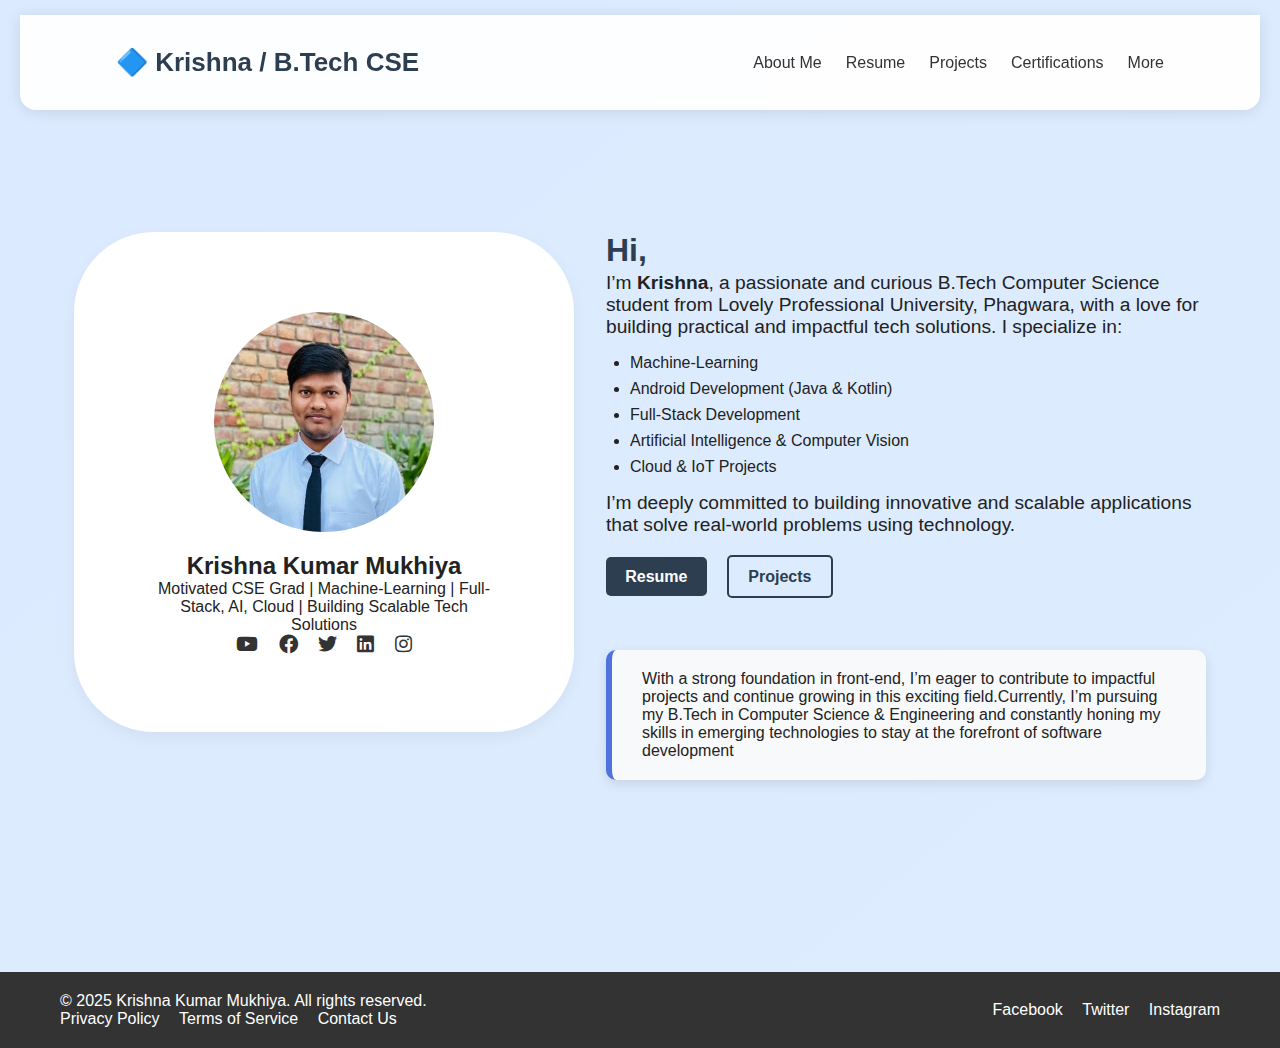
<file: index.html>
<!DOCTYPE html>
<html lang="en">
  <head>
    <meta charset="UTF-8" />
    <meta name="viewport" content="width=device-width, initial-scale=1.0" />
    <title>Krishna Kumar Mukhiya | Portfolio</title>

    <!--   ****************      Styles ************************-->
    <style>
      * {
        margin: 0;
        padding: 0;
        box-sizing: border-box;
        font-family: "Segoe UI", sans-serif;
      }
      header {
        position: fixed;
        top: 0;
        left: 0;
        width: 100%;
        color: white;
        padding: 15px 20px;
        text-align: center;
        z-index: 1000;
      }
      body {
        background: linear-gradient(to bottom right, #dbeafe, #f0f9ff);
        background-size: 800% 800%;
        animation: bgAnimation 20s ease infinite;
        color: #222;
        margin-top: 200px;
      }

      @keyframes bgAnimation {
        0% {
          background-position: 0% 50%;
        }
        50% {
          background-position: 100% 50%;
        }
        100% {
          background-position: 0% 50%;
        }
      }

      /* body {
      margin: 0;
      height: 100vh;
      position: relative;
      background-image: url('/HTML/image.png');
      background-size: cover;
      background-repeat: no-repeat;
      background-position: center;  
    }
    body::before {
      content: "";
      position: absolute;
      top: 0;
      left: 0;
      width: 100%;
      height: 100%;
      box-shadow: inset 0 0 200px rgba(0, 0, 0, 0.5); 
      z-index: 1;
      pointer-events: none;
    }

    .content {
      position: relative;
      z-index: 2; 
      color: white;
      padding: 40px;
      font-size: 2rem;
    } */

      .navbar {
        background: rgba(255, 255, 255, 0.95);
        padding: 2rem 6rem;
        display: flex;
        justify-content: space-between;
        align-items: center;
        box-shadow: 0 2px 15px rgba(0, 0, 0, 0.1);
        border-radius: 0 0 1rem 1rem;
      }

      .navbar .logo {
        font-weight: bold;
        font-size: 26px;
        color: #2c3e50;
        animation: glow 2s infinite alternate;
      }

      @keyframes glow {
        from {
          text-shadow: 0 0 5px #fff;
        }
        to {
          text-shadow: 0 0 20px #4e73df, 0 0 30px #4e73df;
        }
      }

      .nav-links {
        list-style: none;
        display: flex;
        gap: 1.5rem;
      }

      .nav-links a {
        text-decoration: none;
        color: #333;
        font-weight: 500;
      }

      .container {
        display: flex;
        flex-wrap: wrap;
        justify-content: center;
        padding: 2rem;
        gap: 2rem;
      }

      .profile-card {
        background: #fff;
        padding: 5rem;
        border-radius: 5rem;
        text-align: center;
        box-shadow: 0 5px 15px rgba(0, 0, 0, 0.05);
        max-width: 500px;
        max-height: 500px;
      }

      .profile-img {
        width: 220px;
        height: 220px;
        border-radius: 50%;
        margin-bottom: 1rem;
        object-fit: cover;
      }

      .socials a {
        color: #333;
        margin: 0 0.5rem;
        font-size: 1.2rem;
      }

      .about-section {
        max-width: 600px;
      }

      .about-section h1 {
        font-size: 2rem;
        margin-bottom: 0.2rem;
        color: #2c3e50;
      }
      .about-section p {
        font-size: 1.2rem;
      }

      .about-section ul {
        margin: 1rem 0;
        padding-left: 1.5rem;
      }

      .about-section ul li {
        margin: 0.5rem 0;
        list-style-type: disc;
      }

      .buttons {
        margin-top: 2rem;
      }

      .btn {
        text-decoration: none;
        padding: 0.7rem 1.2rem;
        border-radius: 5px;
        font-weight: bold;
        margin-right: 1rem;
        transition: 0.3s ease;
      }

      .btn.primary {
        background-color: #2c3e50;
        color: white;
      }

      .btn.secondary {
        border: 2px solid #2c3e50;
        color: #2c3e50;
      }

      .btn:hover {
        opacity: 0.9;
      }
      .spire {
        max-width: 800px;
        margin: 40px auto;
        padding: 20px 30px;
        background-color: #f8f9fa;
        border-left: 6px solid #4e73df;
        border-radius: 10px;
        font-family: "Segoe UI", Tahoma, Geneva, Verdana, sans-serif;
        box-shadow: 0 4px 12px rgba(0, 0, 0, 0.1);
        margin-top: 4rem;
        margin-bottom: 10rem;
      }
      .spire p {
        font-size: 18px;
        line-height: 1.8;
        color: #333;
        margin: 0;
      }

      .dropdown {
        position: relative;
        display: inline-block;
      }

      .dropdown-content {
        display: none;
        position: absolute;
        background-color: white;
        min-width: 160px;
        box-shadow: 0px 8px 16px rgba(0, 0, 0, 0.2);
        z-index: 1;
        left: -60px;
      }

      .dropdown-content a {
        color: black;
        padding: 12px 16px;
        text-decoration: none;
        display: block;
      }

      .dropdown-content a:hover {
        background-color: #f1f1f1;
      }

      .dropdown:hover .dropdown-content {
        display: block;
      }
    </style>

    <!-- Font Awesome CDN for social icons -->
    <link
      rel="stylesheet"
      href="https://cdnjs.cloudflare.com/ajax/libs/font-awesome/5.15.4/css/all.min.css"
    />
  </head>
  <body>
    <header>
      <nav class="navbar">
        <div class="logo">🔷 Krishna / B.Tech CSE</div>
        <ul class="nav-links">
          <li><a href="index.html">About Me</a></li>
          <li><a href="resume.html">Resume</a></li>
          <li><a href="projects.html">Projects</a></li>
          <li><a href="Certification.html">Certifications</a></li>
          <li class="dropdown">
            <a href="#">More</a>
            <div class="dropdown-content">
              <a href="skills.html">SKILLS | TECHNOLOGY</a>
              <a href="experience.html">EXPERIENCE</a>
              <a href="blog.html">BLOG AND YOUTUBE CHANNEL</a>
              <a href="contact.html">CONTACT</a>
            </div>
          </li>
        </ul>
      </nav>
    </header>

    <main class="container">
      <div class="profile-card">
        <!-- Make sure your image is inside an 'images' folder -->
        <img src="myimage.jpg" alt="Krishna Profile" class="profile-img" />
        <h2>Krishna Kumar Mukhiya</h2>
        <p>
          Motivated CSE Grad | Machine-Learning | Full-Stack, AI, Cloud |
          Building Scalable Tech Solutions
        </p>
        <div class="socials">
          <a href="https://www.youtube.com/@tourwithkrishna"
            ><i class="fab fa-youtube"></i
          ></a>
          <a href="facebook.com/krishna.mukhiya.1675?mibextid=ZbWKwL"
            ><i class="fab fa-facebook"></i
          ></a>
          <a href="twitter.com/Krishna27448319?t=OByvX2_eNf99TzY4g_04pQ&s=09"
            ><i class="fab fa-twitter"></i
          ></a>
          <a href="linkedin.com/in/krishnakumarmukhiya"
            ><i class="fab fa-linkedin"></i
          ></a>
          <a href="https://instagram.com/me_ikrishna"
            ><i class="fab fa-instagram"></i
          ></a>
        </div>
      </div>

      <div class="about-section">
        <h1>Hi,</h1>
        <p>
          I’m <strong>Krishna</strong>, a passionate and curious B.Tech Computer
          Science student from Lovely Professional University, Phagwara, with a
          love for building practical and impactful tech solutions. I specialize
          in:
        </p>
        <ul>
          <li>Machine-Learning</li>
          <li>Android Development (Java & Kotlin)</li>
          <li>Full-Stack Development</li>
          <li>Artificial Intelligence & Computer Vision</li>
          <li>Cloud & IoT Projects</li>
        </ul>
        <p>
          I’m deeply committed to building innovative and scalable applications
          that solve real-world problems using technology.
        </p>
        <div class="buttons">
          <a href="/HTML/resume.html" target="_blank" class="btn primary">Resume</a>
          <a href="/HTML/projects.html" target="_blank" class="btn secondary"
            >Projects</a
          >
        </div>
        <div class="spire">
          <p1>
            With a strong foundation in front-end, I’m eager to contribute to
            impactful projects and continue growing in this exciting
            field.Currently, I’m pursuing my B.Tech in Computer Science &
            Engineering and constantly honing my skills in emerging technologies
            to stay at the forefront of software development
          </p1>
        </div>
      </div>
    </main>
  </body>
  <style>
    footer {
      background-color: #333;
      color: #fff;
      padding: 20px 0;
      font-family: Arial, sans-serif;
    }

    .footer-container {
      display: flex;
      justify-content: space-between;
      align-items: center;
      max-width: 1200px;
      margin: 0 auto;
      padding: 0 20px;
    }

    .footer-content p {
      margin: 0;
    }

    .footer-content ul {
      list-style: none;
      padding: 0;
    }

    .footer-content ul li {
      display: inline;
      margin-right: 15px;
    }

    .footer-content ul li a {
      color: #fff;
      text-decoration: none;
    }

    .footer-content ul li a:hover {
      text-decoration: underline;
    }

    .social-media {
      text-align: right;
    }

    .social-icon {
      margin-left: 15px;
      color: #fff;
      text-decoration: none;
    }

    .social-icon:hover {
      text-decoration: underline;
    }
  </style>
  <footer>
    <div class="footer-container">
      <div class="footer-content">
        <p>&copy; 2025 Krishna Kumar Mukhiya. All rights reserved.</p>
        <ul>
          <li><a href="#">Privacy Policy</a></li>
          <li><a href="#">Terms of Service</a></li>
          <li><a href="contact.html">Contact Us</a></li>
        </ul>
      </div>
      <div class="social-media">
        <a
          href="facebook.com/krishna.mukhiya.1675?mibextid=ZbWKwL"
          class="social-icon"
          >Facebook</a
        >
        <a
          href="twitter.com/Krishna27448319?t=OByvX2_eNf99TzY4g_04pQ&s=09"
          class="social-icon"
          >Twitter</a
        >
        <a href="https://instagram.com/me_ikrishna" class="social-icon"
          >Instagram</a
        >
      </div>
    </div>
  </footer>
</html>
</file>
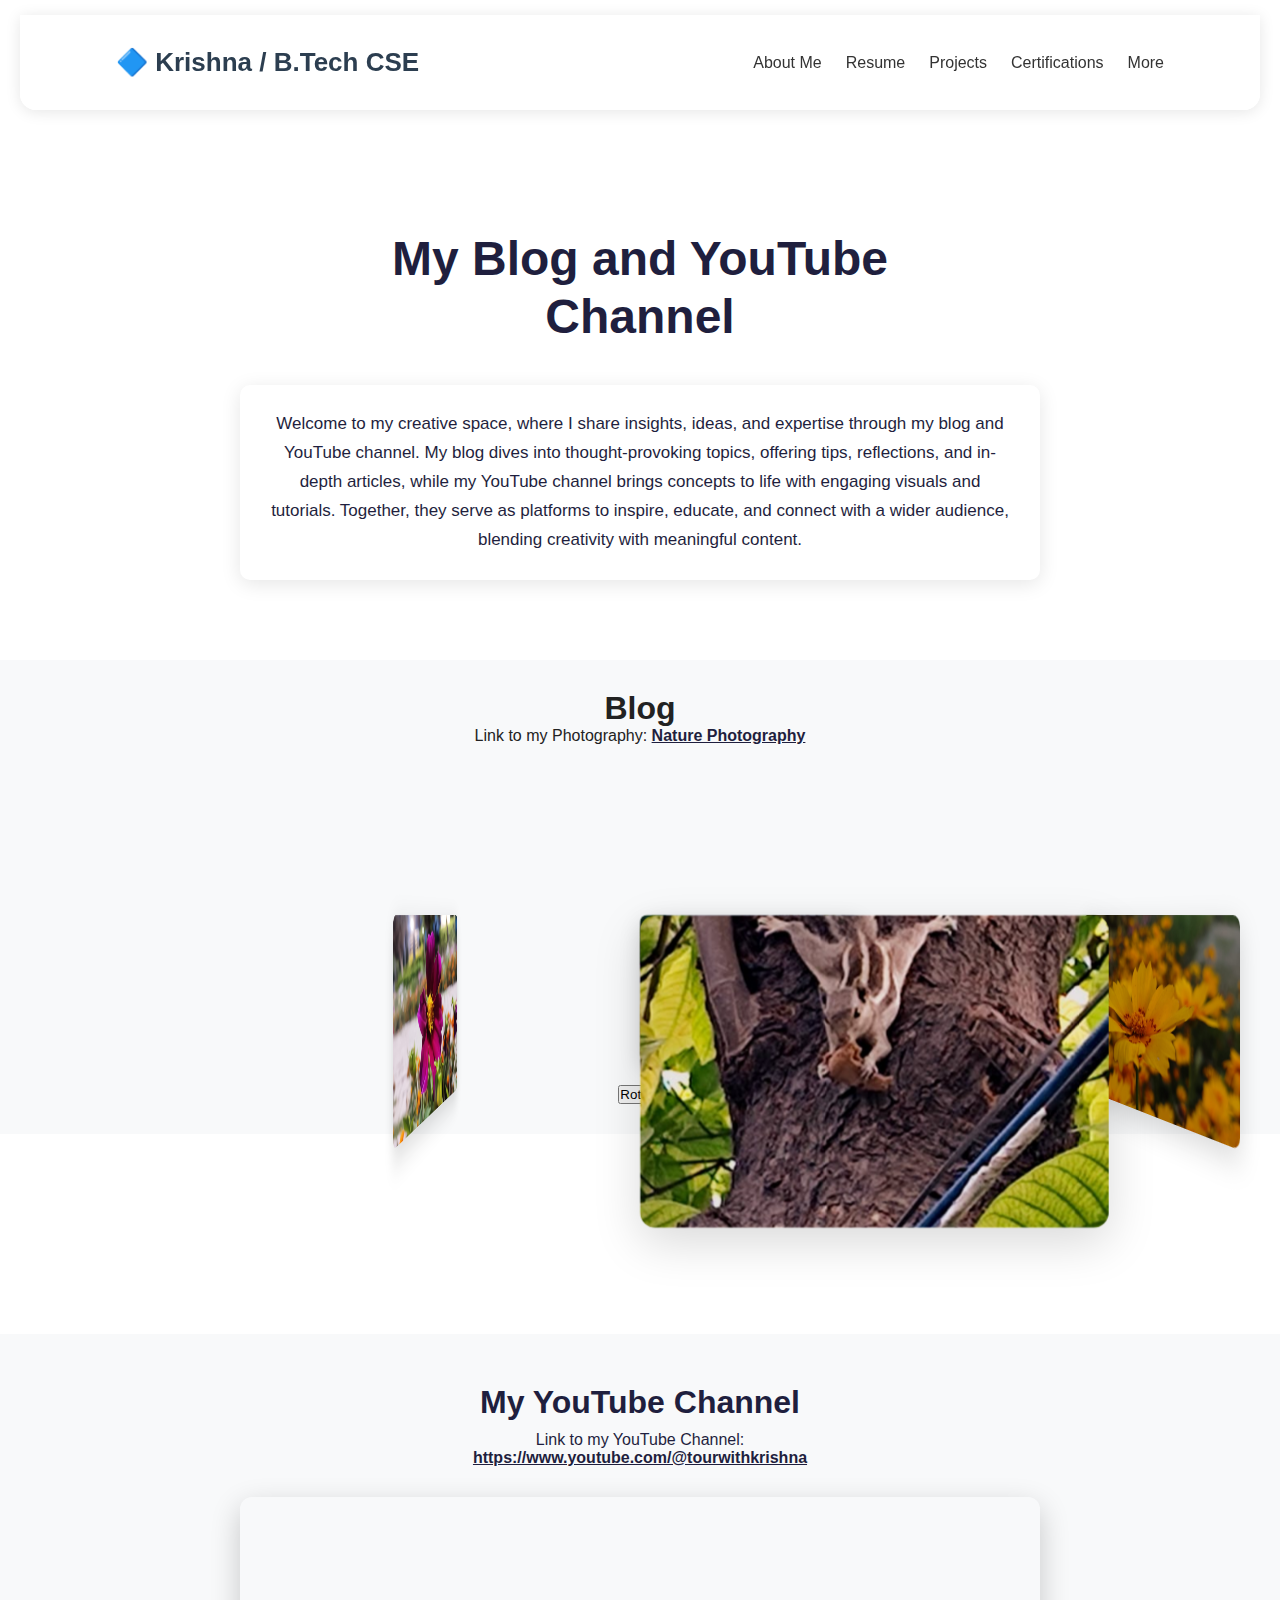
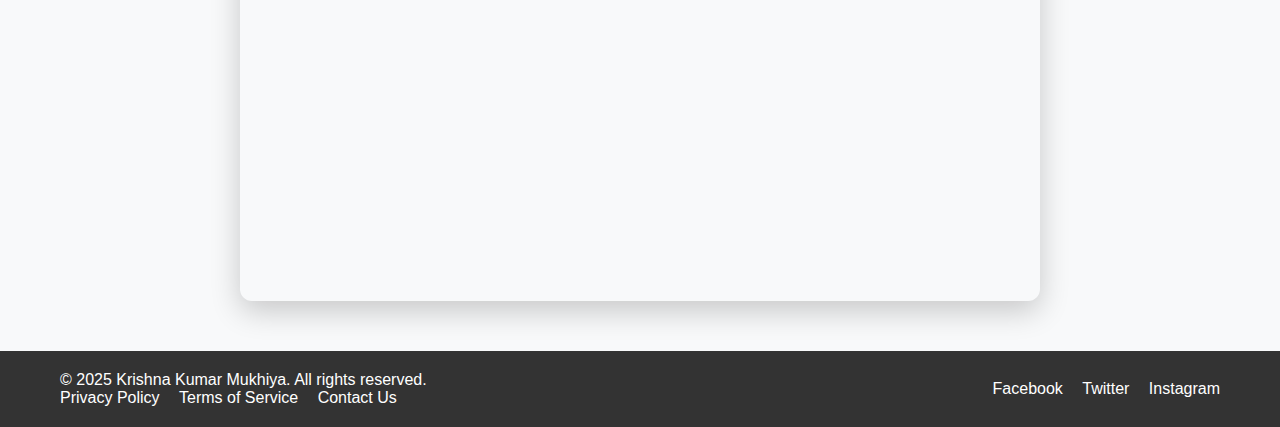
<file: blog.html>
<!DOCTYPE html>
<html lang="en">
  <head>
    <meta charset="UTF-8" />
    <meta name="viewport" content="width=device-width, initial-scale=1.0" />
    <title>Document</title>
    <style>
      * {
        margin: 0;
        padding: 0;
        box-sizing: border-box;
        font-family: "Segoe UI", sans-serif;
      }
      header {
        position: fixed;
        top: 0;
        left: 0;
        width: 100%;
        color: white;
        padding: 15px 20px;
        text-align: center;
        z-index: 1000;
      }
      body {
        background-color: #ffffff;
        background-size: 800% 800%;
        animation: bgAnimation 20s ease infinite;
        color: #222;
        margin-top: 150px;
      }

      @keyframes bgAnimation {
        0% {
          background-position: 0% 50%;
        }
        50% {
          background-position: 100% 50%;
        }
        100% {
          background-position: 0% 50%;
        }
      }
      .navbar {
        background: rgba(255, 255, 255, 0.95);
        padding: 2rem 6rem;
        display: flex;
        justify-content: space-between;
        align-items: center;
        box-shadow: 0 2px 15px rgba(0, 0, 0, 0.1);
        border-radius: 0 0 1rem 1rem;
      }

      .navbar .logo {
        font-weight: bold;
        font-size: 26px;
        color: #2c3e50;
        animation: glow 2s infinite alternate;
      }

      @keyframes glow {
        from {
          text-shadow: 0 0 5px #fff;
        }
        to {
          text-shadow: 0 0 20px #4e73df, 0 0 30px #4e73df;
        }
      }

      .nav-links {
        list-style: none;
        display: flex;
        gap: 1.5rem;
      }

      .nav-links a {
        text-decoration: none;
        color: #333;
        font-weight: 500;
      }
      .dropdown {
        position: relative;
        display: inline-block;
      }

      .dropdown-content {
        display: none;
        position: absolute;
        background-color: white;
        min-width: 160px;
        box-shadow: 0px 8px 16px rgba(0, 0, 0, 0.2);
        z-index: 1;
        left: -60px;
      }

      .dropdown-content a {
        color: black;
        padding: 12px 16px;
        text-decoration: none;
        display: block;
      }

      .dropdown-content a:hover {
        background-color: #f1f1f1;
      }

      .dropdown:hover .dropdown-content {
        display: block;
      }

      .section-heading {
        text-align: center;
        padding: 80px 20px;
        background-color: #ffffff;
      }

      .section-heading h1 {
        font-size: 48px;
        color: #1f1f3e;
        font-weight: 700;
        margin-bottom: 40px;
        line-height: 1.2;
      }

      .paragraph-block {
        background-color: #ffffff;
        padding: 25px 30px;
        border-radius: 10px;
        max-width: 800px;
        margin: 0 auto;
        box-shadow: 0 4px 20px rgba(0, 0, 0, 0.1);
      }

      .paragraph-block p {
        font-size: 17px;
        line-height: 1.7;
        color: #1f1f3e;
        margin: 0;
      }

      /* blog section */

      .blog-section {
        text-align: center;
        padding: 30px;
        background-color: #f8f9fa;
      }

      .blog-section a {
        color: #1f1f3e;
        font-weight: 600;
        text-decoration: underline;
      }

      .carousel-container {
        perspective: 1000px;
        width: 400px;
        height: 260px;
        margin: 40px auto;
        position: relative;
      }

      .carousel {
        width: 100%;
        height: 100%;
        position: relative;
        transform-style: preserve-3d;
        transition: transform 0.5s;
      }

      .carousel img {
        position: absolute;
        width: 300px;
        height: 200px;
        object-fit: cover;
        left: 50%;
        top: 50%;
        transform: translate(-50%, -50%);
        border-radius: 10px;
        box-shadow: 0 10px 30px rgba(0, 0, 0, 0.15);
      }
      /* youtube */
      .youtube-section {
        text-align: center;
        padding: 50px;
        background-color: #f8f9fa;
        color: #1f1f3e;
        margin-top: 200px;
      }

      .youtube-section h1 {
        font-size: 32px;
        margin-bottom: 10px;
      }

      .youtube-section a {
        color: #1f1f3e;
        font-weight: bold;
        text-decoration: underline;
      }

      .youtube-video {
        margin-top: 30px;
        max-width: 800px;
        margin-left: auto;
        margin-right: auto;
        box-shadow: 0 10px 30px rgba(0, 0, 0, 0.2);
        border-radius: 12px;
        overflow: hidden;
      }
    </style>
  </head>
  <body>
    <header>
      <nav class="navbar">
        <div class="logo">🔷 Krishna / B.Tech CSE</div>
        <ul class="nav-links">
          <li><a href="/index.html">About Me</a></li>
          <li><a href="resume.html">Resume</a></li>
          <li><a href="projects.html">Projects</a></li>
          <li><a href="Certification.html">Certifications</a></li>
          <li class="dropdown">
            <a href="#">More</a>
            <div class="dropdown-content">
              <a href="skills.html">SKILLS | TECHNOLOGY</a>
              <a href="experience.html">EXPERIENCE</a>
              <a href="blog.html">BLOG AND YOUTUBE CHANNEL</a>
              <a href="contact.html">CONTACT</a>
            </div>
          </li>
        </ul>
      </nav>
    </header>

    <div class="section-heading">
      <h1>
        My Blog and YouTube <br />
        Channel
      </h1>
      <div class="paragraph-block">
        <p>
          Welcome to my creative space, where I share insights, ideas, and
          expertise through my blog and YouTube channel. My blog dives into
          thought-provoking topics, offering tips, reflections, and in-depth
          articles, while my YouTube channel brings concepts to life with
          engaging visuals and tutorials. Together, they serve as platforms to
          inspire, educate, and connect with a wider audience, blending
          creativity with meaningful content.
        </p>
      </div>
    </div>

    <div class="blog-section">
      <h1>Blog</h1>
      <p>
        Link to my Photography:
        <a href="https://www.instagram.com/love_and_nature23?igsh=N285eGt2bjNlMDY4" target="_blank">Nature Photography</a>
      </p>

      <div class="carousel-container">
        <div class="carousel" id="carousel">
          <img src="squarrel.jpg" alt="Blog 1" />
          <img src="yelloflower.jpg" alt="Blog 2" />
          <img src="cutepuppy.jpg" alt="Blog 3" />
          <img src="umbrellaflower.jpg" alt="Blog 4" />
          <!-- Add more as needed -->
        </div>
      </div>

      <button onclick="rotateCarousel()">Rotate</button>
    </div>

    <!-- youtube -->

    <div class="youtube-section">
      <h1>My YouTube Channel</h1>
      <p>
        Link to my YouTube Channel: <br />
        <a href="https://www.youtube.com/@tourwithkrishna" target="_blank">
          https://www.youtube.com/@tourwithkrishna
        </a>
      </p>

      <div class="youtube-video">
        <iframe
          width="100%"
          height="400"
          src="https://www.youtube.com/embed/uTC6zXNzgWI?si=f9Lwz7dbNyOeQZA5"
          title="YouTube video player"
          frameborder="0"
          allow="accelerometer; autoplay; clipboard-write; encrypted-media; gyroscope; picture-in-picture; web-share"
          referrerpolicy="strict-origin-when-cross-origin"
          allowfullscreen
        ></iframe>
      </div>
    </div>
  </body>
  <!-- script for rotating -->

  <script>
    const carousel = document.getElementById("carousel");
    const images = carousel.getElementsByTagName("img");
    const total = images.length;
    const radius = 360; // Distance from center
    let angle = 0;

    // Place each image in 3D circle
    function setupCarousel() {
      for (let i = 0; i < total; i++) {
        const rotateY = (360 / total) * i;
        images[
          i
        ].style.transform = `rotateY(${rotateY}deg) translateZ(${radius}px)`;
      }
    }

    function rotateCarousel() {
      angle += 360 / total;
      carousel.style.transform = `rotateY(${angle}deg)`;
    }

    setupCarousel(); // Call once at start
    setInterval(rotateCarousel, 3000); // Spins every 3s
  </script>

  <!--   ******************************************footer ***************************8 -->
  <style>
    footer {
      background-color: #333;
      color: #fff;
      padding: 20px 0;
      font-family: Arial, sans-serif;
    }

    .footer-container {
      display: flex;
      justify-content: space-between;
      align-items: center;
      max-width: 1200px;
      margin: 0 auto;
      padding: 0 20px;
    }

    .footer-content p {
      margin: 0;
    }

    .footer-content ul {
      list-style: none;
      padding: 0;
    }

    .footer-content ul li {
      display: inline;
      margin-right: 15px;
    }

    .footer-content ul li a {
      color: #fff;
      text-decoration: none;
    }

    .footer-content ul li a:hover {
      text-decoration: underline;
    }

    .social-media {
      text-align: right;
    }

    .social-icon {
      margin-left: 15px;
      color: #fff;
      text-decoration: none;
    }

    .social-icon:hover {
      text-decoration: underline;
    }
  </style>
  <footer>
    <div class="footer-container">
      <div class="footer-content">
        <p>&copy; 2025 Krishna Kumar Mukhiya. All rights reserved.</p>
        <ul>
          <li><a href="#">Privacy Policy</a></li>
          <li><a href="#">Terms of Service</a></li>
          <li><a href="#">Contact Us</a></li>
        </ul>
      </div>
      <div class="social-media">
        <a
          href="facebook.com/krishna.mukhiya.1675?mibextid=ZbWKwL"
          class="social-icon"
          target="_blank">Facebook</a
        >
        <a
          href="twitter.com/Krishna27448319?t=OByvX2_eNf99TzY4g_04pQ&s=09"
          class="social-icon"
          target="_blank">Twitter</a
        >
        <a href="https://instagram.com/me_ikrishna" class="social-icon"
        target="_blank">Instagram</a
        >
      </div>
    </div>
  </footer>
</html>
</file>
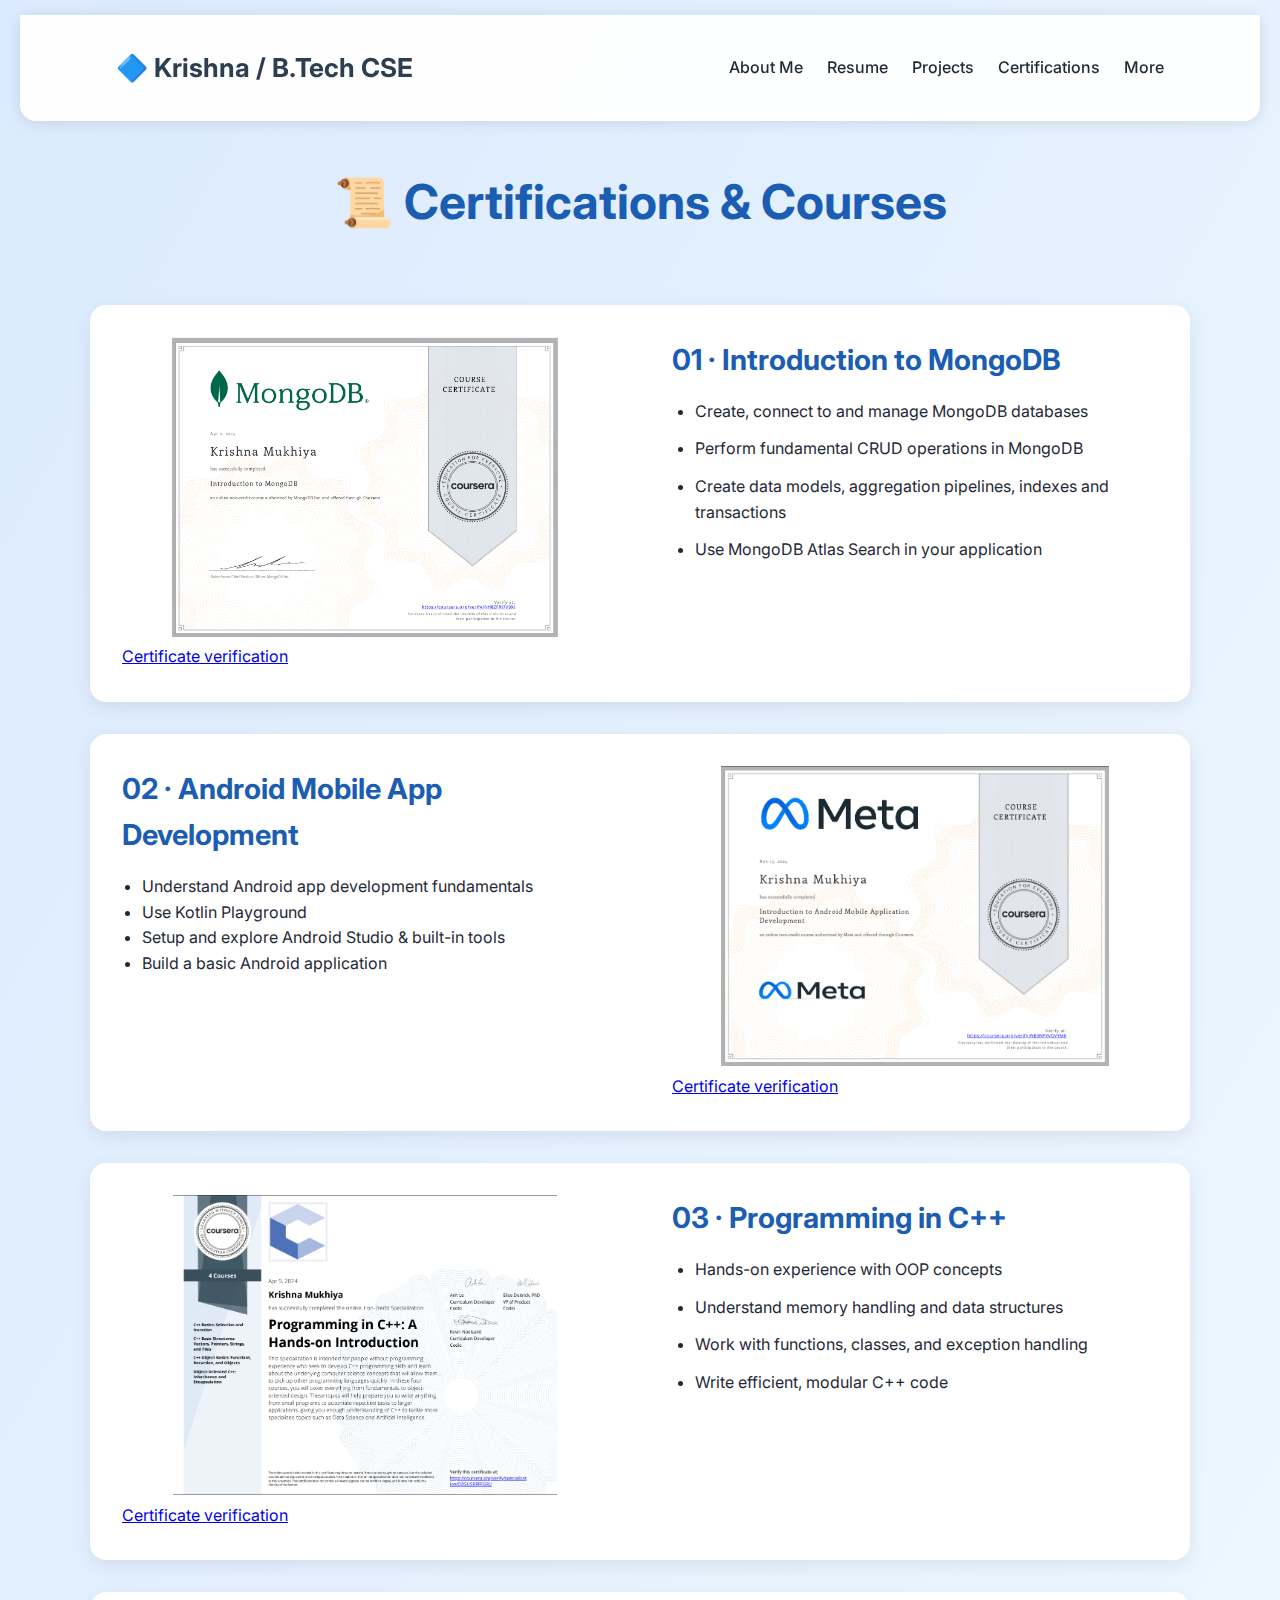
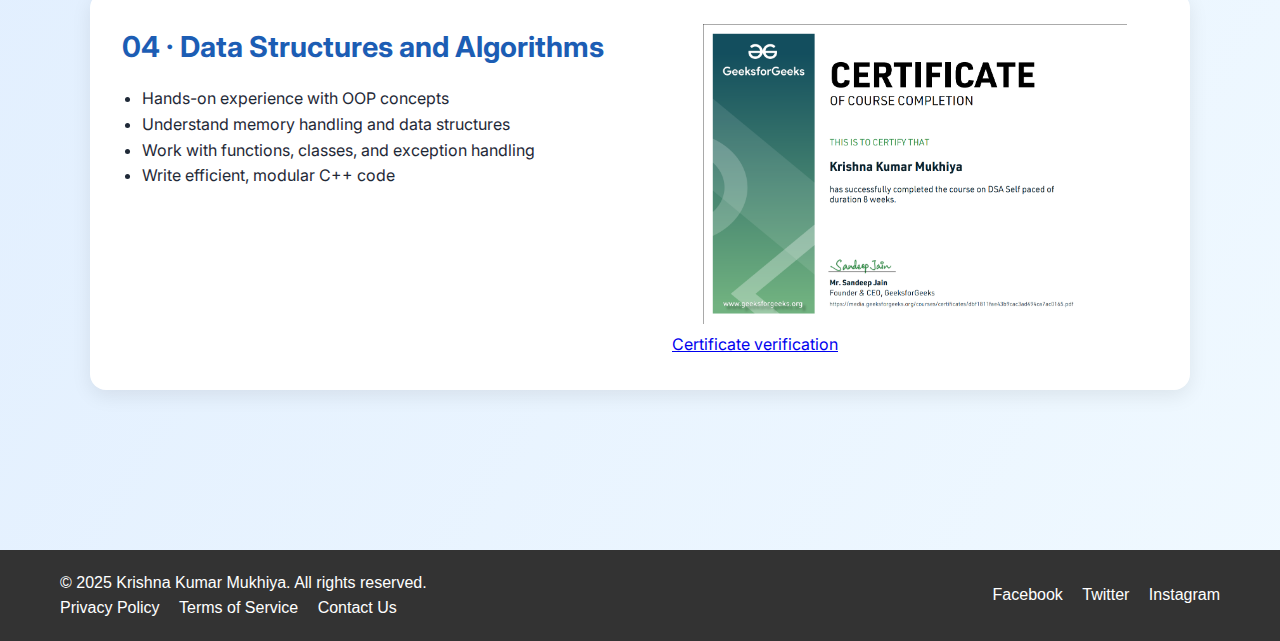
<file: Certification.html>
<!DOCTYPE html>
<html lang="en">
  <head>
    <meta charset="UTF-8" />
    <meta name="viewport" content="width=device-width, initial-scale=1.0" />
    <title>Certifications | Krishna</title>
    <link
      href="https://fonts.googleapis.com/css2?family=Inter:wght@400;600;700&display=swap"
      rel="stylesheet"
    />
    <style>
      * {
        margin: 0;
        padding: 0;
        box-sizing: border-box;
      }
      header {
        position: fixed;
        top: 0;
        left: 0;
        width: 100%;
        color: white;
        padding: 15px 20px;
        text-align: center;
        z-index: 1000;
      }
      body {
        font-family: "Inter", sans-serif;
        background: linear-gradient(to bottom right, #dbeafe, #f0f9ff);
        color: #1f2937;
        line-height: 1.6;
        margin-top: 100px;
      }

      .navbar {
        background: rgba(255, 255, 255, 0.95);
        padding: 2rem 6rem;
        display: flex;
        justify-content: space-between;
        align-items: center;
        box-shadow: 0 2px 15px rgba(0, 0, 0, 0.1);
        border-radius: 0 0 1rem 1rem;
      }

      .navbar .logo {
        font-weight: bold;
        font-size: 26px;
        color: #2c3e50;
        animation: glow 2s infinite alternate;
      }

      @keyframes glow {
        from {
          text-shadow: 0 0 5px #fff;
        }
        to {
          text-shadow: 0 0 20px #4e73df, 0 0 30px #4e73df;
        }
      }

      .nav-links {
        display: flex;
        gap: 1.5rem;
        list-style: none;
      }

      .nav-links a {
        text-decoration: none;
        color: #1f2937;
        font-weight: 500;
        transition: color 0.3s;
      }

      .nav-links a:hover {
        color: #2563eb;
      }

      .certificate1 {
        text-align: center;
        padding: 4rem 1rem 2rem;
      }

      .cert-head h1 {
        font-size: 3rem;
        font-weight: 700;
        color: #1c5db4;
      }

      .section-title {
        max-width: 1100px;
        margin: 0 auto 2rem;
        text-align: center;
      }

      .card {
        display: flex;
        flex-wrap: wrap;
        background: white;
        border-radius: 16px;
        margin: 2rem auto;
        max-width: 1100px;
        box-shadow: 0 6px 20px rgba(0, 0, 0, 0.08);
        overflow: hidden;
      }

      .card .left,
      .card .right {
        flex: 1;
        min-width: 300px;
        padding: 2rem;
      }

      .card .left img,
      .card .right img {
        width: 100%;
        max-height: 300px;
        object-fit: contain;
        border-radius: 8px;
      }

      .card .left h2,
      .card .right h2 {
        font-size: 1.8rem;
        color: #1c5db4;
        margin-bottom: 1rem;
      }

      .card .right ul,
      .card .left ul {
        padding-left: 20px;
      }

      .card .right li,
      .card .right li {
        margin-bottom: 0.75rem;
        margin-left: 0.2rem;
      }

      @media (max-width: 768px) {
        .navbar {
          flex-direction: column;
          align-items: flex-start;
          padding: 1rem 2rem;
        }

        .nav-links {
          flex-direction: column;
          width: 100%;
        }

        .card {
          flex-direction: column;
        }
      }
      /* Style for the "More" dropdown */
      .dropdown {
        position: relative;
        display: inline-block;
      }

      .dropdown-content {
        display: none;
        position: absolute;
        background-color: white;
        min-width: 160px;
        box-shadow: 0px 8px 16px rgba(0, 0, 0, 0.2);
        z-index: 1;
        left: -60px;
      }

      .dropdown-content a {
        color: black;
        padding: 12px 16px;
        text-decoration: none;
        display: block;
      }

      .dropdown-content a:hover {
        background-color: #f1f1f1;
      }

      .dropdown:hover .dropdown-content {
        display: block;
      }
    </style>
  </head>
  <body>
    <header>
      <nav class="navbar">
        <div class="logo">🔷 Krishna / B.Tech CSE</div>
        <ul class="nav-links">
          <li><a href="/index.html">About Me</a></li>
          <li><a href="resume.html">Resume</a></li>
          <li><a href="projects.html">Projects</a></li>
          <li><a href="Certification.html">Certifications</a></li>
          <li class="dropdown">
            <a href="#">More</a>
            <div class="dropdown-content">
              <a href="skills.html">Skills & Tech</a>
              <a href="experience.html">Experience</a>
              <a href="blog.html">Blog & YouTube</a>
              <a href="contact.html">Contact</a>
            </div>
          </li>
        </ul>
      </nav>
    </header>

    <section class="certificate1">
      <div class="cert-head">
        <h1>📜 Certifications & Courses</h1>
      </div>
    </section>

    <!-- MongoDB -->
    <section class="education-section">
      <div class="card">
        <div class="left">
          <img src="mongodb.png" alt="MongoDB Course" />
          <a href="https://coursera.org/verify/NH8ZFRJ7V9XJ" target="_blank">Certificate verification</a>
        </div>
        <div class="right">
          <h2>01 · Introduction to MongoDB</h2>
          <ul>
            <li>Create, connect to and manage MongoDB databases</li>
            <li>Perform fundamental CRUD operations in MongoDB</li>
            <li>
              Create data models, aggregation pipelines, indexes and
              transactions
            </li>
            <li>Use MongoDB Atlas Search in your application</li>
          </ul>
        </div>
      </div>
    </section>

    <!-- Android -->
    <section class="education-section">
      <div class="card">
        <div class="left">
          <h2>02 · Android Mobile App Development</h2>
          <ul>
            <li>Understand Android app development fundamentals</li>
            <li>Use Kotlin Playground</li>
            <li>Setup and explore Android Studio & built-in tools</li>
            <li>Build a basic Android application</li>
          </ul>
        </div>
        <div class="right">
          <img
            src="android.png"
            alt="Android Development Course"
          />
          <a href="https://coursera.org/verify/NB3NPYVGVYM6" target="_blank">Certificate verification</a>
        </div>
      </div>
    </section>

    <!-- C++ -->
    <section class="education-section">
      <div class="card">
        <div class="left">
          <img src="cpp.png" alt="C++ Programming Course" /> <br>
          <a href="https://coursera.org/verify/STEH883FBUGM" target="_blank">Certificate verification</a>
        </div>
        <div class="right">
          <h2>03 · Programming in C++</h2>
          <ul>
            <li>Hands-on experience with OOP concepts</li>
            <li>Understand memory handling and data structures</li>
            <li>Work with functions, classes, and exception handling</li>
            <li>Write efficient, modular C++ code</li>
          </ul>
        </div>
      </div>
    </section>

    <section class="education-section">
      <div class="card">
        <div class="left">
          <h2>04 · Data Structures and Algorithms</h2>
          <ul>
            <li>Hands-on experience with OOP concepts</li>
            <li>Understand memory handling and data structures</li>
            <li>Work with functions, classes, and exception handling</li>
            <li>Write efficient, modular C++ code</li>
          </ul>
        </div>
        <div class="right">
          <img src="dsa.png" alt="DSA Programming Course" /> <br>
          <a href="https://media.geeksforgeeks.org/courses/certificates/dbf1811fae43b9cac3ad494ca7ac0165.pdf" target="_blank">Certificate verification</a>
        </div>
      </div>
    </section>
  </body>
  <style>
    footer {
      background-color: #333;
      color: #fff;
      padding: 20px 0;
      font-family: Arial, sans-serif;
      margin-top: 10rem;
    }

    .footer-container {
      display: flex;
      justify-content: space-between;
      align-items: center;
      max-width: 1200px;
      margin: 0 auto;
      padding: 0 20px;
    }

    .footer-content p {
      margin: 0;
    }

    .footer-content ul {
      list-style: none;
      padding: 0;
    }

    .footer-content ul li {
      display: inline;
      margin-right: 15px;
    }

    .footer-content ul li a {
      color: #fff;
      text-decoration: none;
    }

    .footer-content ul li a:hover {
      text-decoration: underline;
    }

    .social-media {
      text-align: right;
    }

    .social-icon {
      margin-left: 15px;
      color: #fff;
      text-decoration: none;
    }

    .social-icon:hover {
      text-decoration: underline;
    }
  </style>
  <footer>
    <div class="footer-container">
      <div class="footer-content">
        <p>&copy; 2025 Krishna Kumar Mukhiya. All rights reserved.</p>
        <ul>
          <li><a href="#">Privacy Policy</a></li>
          <li><a href="#">Terms of Service</a></li>
          <li><a href="#">Contact Us</a></li>
        </ul>
      </div>
      <div class="social-media">
        <a
          href="facebook.com/krishna.mukhiya.1675?mibextid=ZbWKwL"
          class="social-icon"
          target="_blank">Facebook</a
        >
        <a
          href="twitter.com/Krishna27448319?t=OByvX2_eNf99TzY4g_04pQ&s=09"
          class="social-icon"
          target="_blank">Twitter</a
        >
        <a href="https://instagram.com/me_ikrishna" class="social-icon"
        target="_blank">Instagram</a
        >
      </div>
    </div>
  </footer>
</html>
</file>
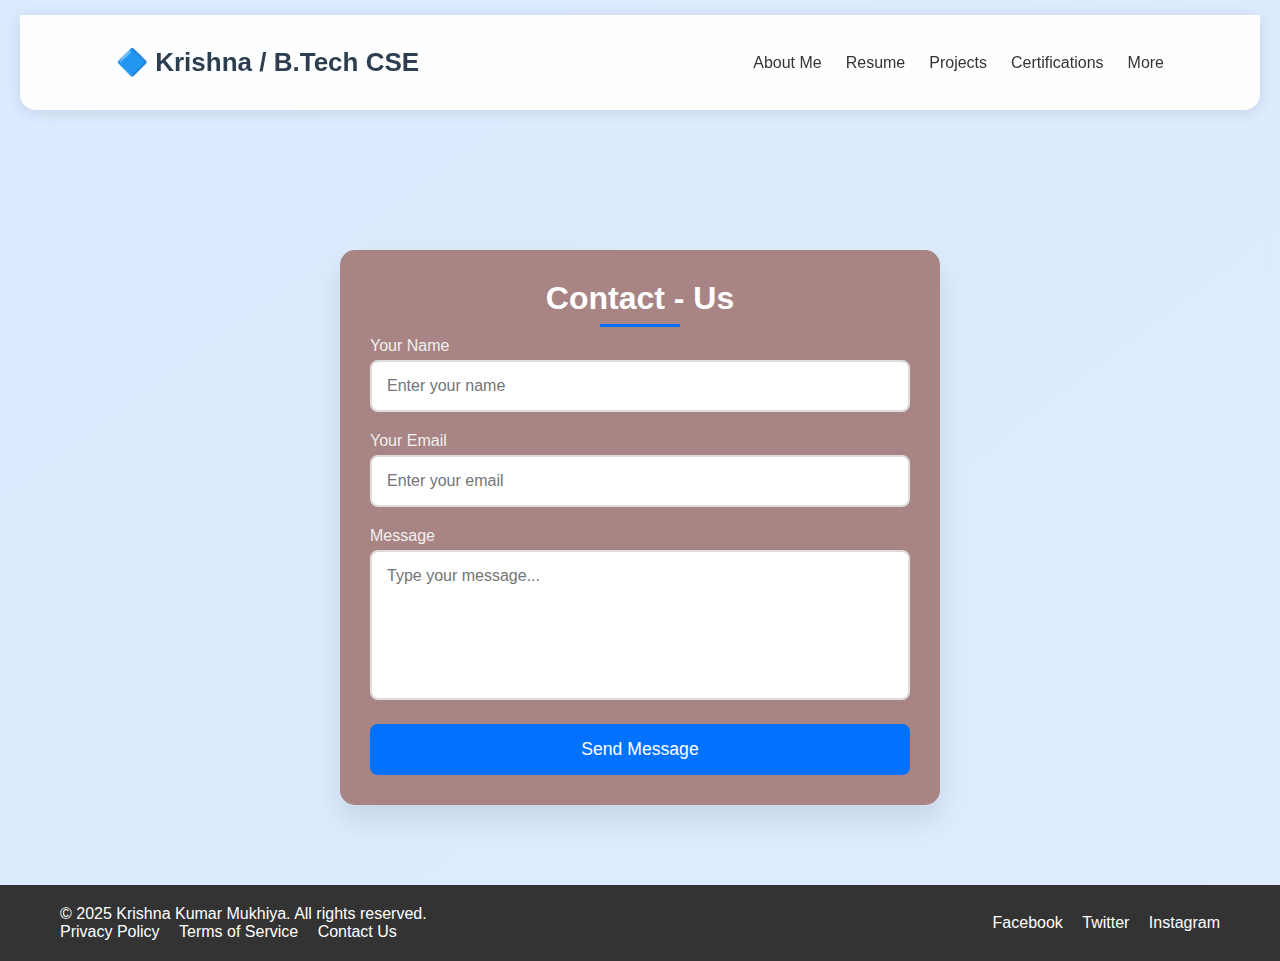
<file: contact.html>
<!DOCTYPE html>
<html lang="en">
  <head>
    <meta charset="UTF-8" />
    <meta name="viewport" content="width=device-width, initial-scale=1.0" />
    <title>Projects</title>
    <style>
      * {
        margin: 0;
        padding: 0;
        box-sizing: border-box;
        font-family: "Segoe UI", sans-serif;
      }
      header {
        position: fixed;
        top: 0;
        left: 0;
        width: 100%;
        color: white;
        padding: 15px 20px;
        text-align: center;
        z-index: 1000;
      }
      body {
        background: linear-gradient(to bottom right, #dbeafe, #f0f9ff);
        background-size: 800% 800%;
        animation: bgAnimation 20s ease infinite;
        color: #222;
        margin-top: 250px;
        /* Center flex container only for main content below nav */
      }

      .navbar {
        background: rgba(255, 255, 255, 0.95);
        padding: 2rem 6rem;
        display: flex;
        justify-content: space-between;
        align-items: center;
        box-shadow: 0 2px 15px rgba(0, 0, 0, 0.1);
        border-radius: 0 0 1rem 1rem;
      }

      .navbar .logo {
        font-weight: bold;
        font-size: 26px;
        color: #2c3e50;
        animation: glow 2s infinite alternate;
      }

      @keyframes glow {
        from {
          text-shadow: 0 0 5px #fff;
        }
        to {
          text-shadow: 0 0 20px #4e73df, 0 0 30px #4e73df;
        }
      }

      .nav-links {
        list-style: none;
        display: flex;
        gap: 1.5rem;
      }

      .nav-links a {
        text-decoration: none;
        color: #333;
        font-weight: 500;
      }

      .dropdown {
        position: relative;
        display: inline-block;
      }

      .dropdown-content {
        display: none;
        position: absolute;
        background-color: white;
        min-width: 160px;
        box-shadow: 0px 8px 16px rgba(0, 0, 0, 0.2);
        z-index: 1;
        left: -60px;
      }

      .dropdown-content a {
        color: black;
        padding: 12px 16px;
        text-decoration: none;
        display: block;
      }

      .dropdown-content a:hover {
        background-color: #f1f1f1;
      }

      .dropdown:hover .dropdown-content {
        display: block;
      }
      /* Centering the form container */
      .contact-form-container {
        background: #a88484;
        padding: 30px;
        border-radius: 15px;
        box-shadow: 0px 15px 30px rgba(0, 0, 0, 0.1);
        width: 100%;
        max-width: 600px;
        transition: transform 0.3s ease;
        margin: 5rem auto; /* centers horizontally */
      }

      .contact-form-container:hover {
        transform: translateY(-10px);
      }

      h2 {
        text-align: center;
        margin-bottom: 20px;
        font-size: 2rem;
        position: relative;
        color: #fff;
      }

      h2::after {
        content: "";
        position: absolute;
        width: 80px;
        height: 3px;
        background-color: #0072ff;
        bottom: -10px;
        left: 50%;
        transform: translateX(-50%);
      }

      .input-group {
        margin-bottom: 20px;
      }

      label {
        display: block;
        font-size: 1rem;
        color: #f0f0f0;
        margin-bottom: 5px;
      }

      input[type="text"],
      input[type="email"],
      textarea {
        width: 100%;
        padding: 15px;
        border: 2px solid #ddd;
        border-radius: 8px;
        font-size: 1rem;
        transition: all 0.3s ease;
      }

      input[type="text"]:focus,
      input[type="email"]:focus,
      textarea:focus {
        border-color: #0072ff;
        outline: none;
        box-shadow: 0 0 10px rgba(0, 114, 255, 0.5);
      }

      textarea {
        height: 150px;
        resize: none;
      }

      button {
        width: 100%;
        padding: 15px;
        background-color: #0072ff;
        color: white;
        font-size: 1.1rem;
        border: none;
        border-radius: 8px;
        cursor: pointer;
        transition: all 0.3s ease;
      }

      button:hover {
        background-color: #0056cc;
        transform: translateY(-5px);
      }

      @media (max-width: 600px) {
        .contact-form-container {
          padding: 20px;
          margin: 3rem auto;
        }
        .navbar {
          padding: 1rem 2rem;
          flex-direction: column;
          gap: 1rem;
        }
      }
    </style>
  </head>
  <body>
    <header>
      <nav class="navbar">
        <div class="logo">🔷 Krishna / B.Tech CSE</div>
        <ul class="nav-links">
          <li><a href="/index.html">About Me</a></li>
          <li><a href="resume.html">Resume</a></li>
          <li><a href="projects.html">Projects</a></li>
          <li><a href="Certification.html">Certifications</a></li>
          <li class="dropdown">
            <a href="#">More</a>
            <div class="dropdown-content">
              <a href="skills.html">SKILLS | TECHNOLOGY</a>
              <a href="experience.html">EXPERIENCE</a>
              <a href="blog.html">BLOG AND YOUTUBE CHANNEL</a>
              <a href="contact.html">CONTACT</a>
            </div>
          </li>
        </ul>
      </nav>
    </header>

    <div class="contact-form-container">
      <h2>Contact - Us</h2>
      <form action="https://formspree.io/f/xanegkjj" method="POST">
        <div class="input-group">
          <label for="name">Your Name</label>
          <input
            type="text"
            id="name"
            name="name"
            placeholder="Enter your name"
            required
          />
        </div>
        <div class="input-group">
          <label for="email">Your Email</label>
          <input
            type="email"
            id="email"
            name="email"
            placeholder="Enter your email"
            required
          />
        </div>
        <div class="input-group">
          <label for="message">Message</label>
          <textarea
            id="message"
            name="message"
            placeholder="Type your message..."
            required
          ></textarea>
        </div>
        <button type="submit">Send Message</button>
      </form>
    </div>
  </body>
  <style>
    footer {
      background-color: #333;
      color: #fff;
      padding: 20px 0;
      font-family: Arial, sans-serif;
    }

    .footer-container {
      display: flex;
      justify-content: space-between;
      align-items: center;
      max-width: 1200px;
      margin: 0 auto;
      padding: 0 20px;
    }

    .footer-content p {
      margin: 0;
    }

    .footer-content ul {
      list-style: none;
      padding: 0;
    }

    .footer-content ul li {
      display: inline;
      margin-right: 15px;
    }

    .footer-content ul li a {
      color: #fff;
      text-decoration: none;
    }

    .footer-content ul li a:hover {
      text-decoration: underline;
    }

    .social-media {
      text-align: right;
    }

    .social-icon {
      margin-left: 15px;
      color: #fff;
      text-decoration: none;
    }

    .social-icon:hover {
      text-decoration: underline;
    }
  </style>
  <footer>
    <div class="footer-container">
      <div class="footer-content">
        <p>&copy; 2025 Krishna Kumar Mukhiya. All rights reserved.</p>
        <ul>
          <li><a href="#">Privacy Policy</a></li>
          <li><a href="#">Terms of Service</a></li>
          <li><a href="#">Contact Us</a></li>
        </ul>
      </div>
      <div class="social-media">
        <a
          href="facebook.com/krishna.mukhiya.1675?mibextid=ZbWKwL"
          class="social-icon"
          target="_blank">Facebook</a
        >
        <a
          href="twitter.com/Krishna27448319?t=OByvX2_eNf99TzY4g_04pQ&s=09"
          class="social-icon"
          target="_blank">Twitter</a
        >
        <a href="https://instagram.com/me_ikrishna" class="social-icon"
        target="_blank">Instagram</a
        >
      </div>
    </div>
  </footer>
</html>
</file>
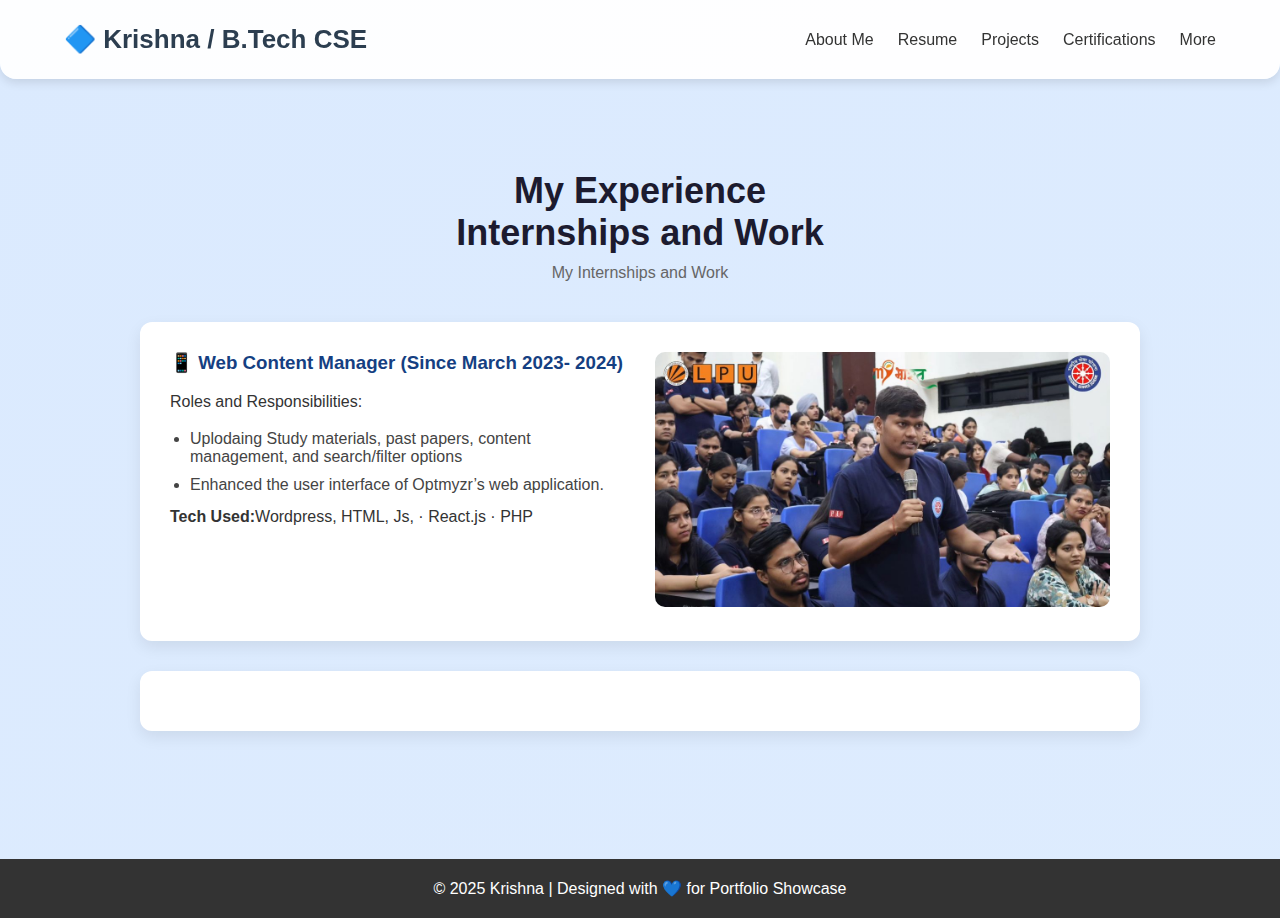
<file: experience.html>
<!DOCTYPE html>
<html lang="en">
  <head>
    <meta charset="UTF-8" />
    <meta name="viewport" content="width=device-width, initial-scale=1.0" />
    <title>Experience</title>
    <style>
      * {
        margin: 0;
        padding: 0;
        box-sizing: border-box;
        font-family: "Segoe UI", sans-serif;
      }

      body {
        background: linear-gradient(to bottom right, #dbeafe, #f0f9ff);
        animation: bgAnimation 20s ease infinite;
        background-size: 800% 800%;
        margin-top: 130px;
        color: #1c1b2f;
      }

      @keyframes bgAnimation {
        0% {
          background-position: 0% 50%;
        }
        50% {
          background-position: 100% 50%;
        }
        100% {
          background-position: 0% 50%;
        }
      }

      header {
        position: fixed;
        top: 0;
        left: 0;
        width: 100%;
        z-index: 999;
      }

      .navbar {
        background: rgba(255, 255, 255, 0.95);
        padding: 1.5rem 4rem;
        display: flex;
        justify-content: space-between;
        align-items: center;
        box-shadow: 0 4px 10px rgba(0, 0, 0, 0.1);
        border-radius: 0 0 1rem 1rem;
      }

      .logo {
        font-size: 26px;
        font-weight: bold;
        color: #2c3e50;
        animation: glow 2s infinite alternate;
      }

      @keyframes glow {
        from {
          text-shadow: 0 0 5px #fff;
        }
        to {
          text-shadow: 0 0 20px #4e73df, 0 0 30px #4e73df;
        }
      }

      .nav-links {
        list-style: none;
        display: flex;
        gap: 1.5rem;
      }

      .nav-links a {
        text-decoration: none;
        color: #333;
        font-weight: 500;
        transition: color 0.3s ease;
      }

      .nav-links a:hover {
        color: #1c5db4;
      }

      .section-heading {
        text-align: center;
        padding: 40px 20px 10px;
      }

      .section-heading h1 {
        font-size: 36px;
        font-weight: bold;
        display: inline-flex;
        align-items: center;
        gap: 10px;
      }

      .square-icon {
        width: 16px;
        height: 16px;
        background-color: #1c5db4;
      }

      .section-heading h4 {
        color: #666;
        margin-top: 10px;
        font-weight: 400;
      }

      .card {
        max-width: 1000px;
        margin: 30px auto;
        background: #fff;
        box-shadow: 0 6px 16px rgba(0, 0, 0, 0.08);
        border-radius: 12px;
        display: flex;
        flex-wrap: wrap;
        padding: 30px;
        gap: 30px;
      }

      .card .left,
      .card .right {
        flex: 1;
        min-width: 280px;
      }

      .card h3 {
        color: #153f82;
        margin-bottom: 15px;
      }

      .card p {
        line-height: 1.6;
        color: #333;
      }

      .card ul {
        margin-top: 15px;
        padding-left: 20px;
        color: #444;
      }

      .card li {
        margin-bottom: 10px;
      }

      .card img {
        width: 100%;
        border-radius: 10px;
        object-fit: cover;
      }

      footer {
        background-color: #333;
        color: #fff;
        padding: 20px 0;
        text-align: center;
        margin-top: 8rem;
      }

      @media (max-width: 768px) {
        .navbar {
          flex-direction: column;
          align-items: flex-start;
          padding: 1.5rem 2rem;
        }
        .nav-links {
          flex-direction: column;
          gap: 10px;
          margin-top: 10px;
        }
        .card {
          flex-direction: column;
          padding: 20px;
        }
      }
      .dropdown {
        position: relative;
        display: inline-block;
      }

      .dropdown-content {
        display: none;
        position: absolute;
        background-color: white;
        min-width: 160px;
        box-shadow: 0px 8px 16px rgba(0, 0, 0, 0.2);
        z-index: 1;
        left: -60px;
      }

      .dropdown-content a {
        color: black;
        padding: 12px 16px;
        text-decoration: none;
        display: block;
      }

      .dropdown-content a:hover {
        background-color: #f1f1f1;
      }

      .dropdown:hover .dropdown-content {
        display: block;
      }
    </style>
  </head>
  <body>
    <header>
      <nav class="navbar">
        <div class="logo">🔷 Krishna / B.Tech CSE</div>
        <ul class="nav-links">
          <li><a href="/index.html">About Me</a></li>
          <li><a href="resume.html">Resume</a></li>
          <li><a href="projects.html">Projects</a></li>
          <li><a href="Certification.html">Certifications</a></li>
          <li class="dropdown">
            <a href="#">More</a>
            <div class="dropdown-content">
              <a href="skills.html">Skills & Tech</a>
              <a href="experience.html">Experience</a>
              <a href="blog.html">Blog & YouTube</a>
              <a href="contact.html">Contact</a>
            </div>
          </li>
        </ul>
      </nav>
    </header>

    <div class="section-heading">
      <h1>
        My Experience <br />
        Internships and Work
      </h1>

      <h4>My Internships and Work</h4>
    </div>

    <!-- Project 1: Event Hub -->
    <div class="card">
      <div class="left">
        <h3>
          📱 Web Content Manager  (Since March
          2023- 2024)
        </h3>
        <p>Roles and Responsibilities:</p>
        <ul>  
          <li>
            Uplodaing Study materials, past papers, content management, and search/filter options
          </li>
          <li>
            Enhanced the user interface of Optmyzr’s web application.
          </li>
        </ul>
        <p>
          <strong>Tech Used:</strong>Wordpress, HTML, Js,
          · React.js · PHP
        </p>
      </div>
      <div class="right">
        <img src="myimg.jpg" alt="" />
      </div>
    </div>

    <!-- Project 2: Sustainable Development Web -->
    <div class="card">
      <div class="left">
        <!-- <img src="payben.png" alt="Sustainable Project UI" />
      </div>
      <div class="right">
        <h3>Payben Private Limited- Freelancer (April 2022 - March 2023)</h3>
        <p>Project Overview:</p>
        <ul>
          <li>
            Re-developed a recharge and bill payment platform for the startup
            called Payben.
          </li>
          <li>Managed recharge services, guaranteed rewards.</li>
          <li>
            Enabled users to become agents and further offer mobile recharge
            services.
          </li>
        </ul>
        <p><strong>Tech Used:</strong> Android and Web platforms</p> -->
      </div>
    </div>

    <footer>
      <p>© 2025 Krishna | Designed with 💙 for Portfolio Showcase</p>
    </footer>
  </body>
</html>
</file>
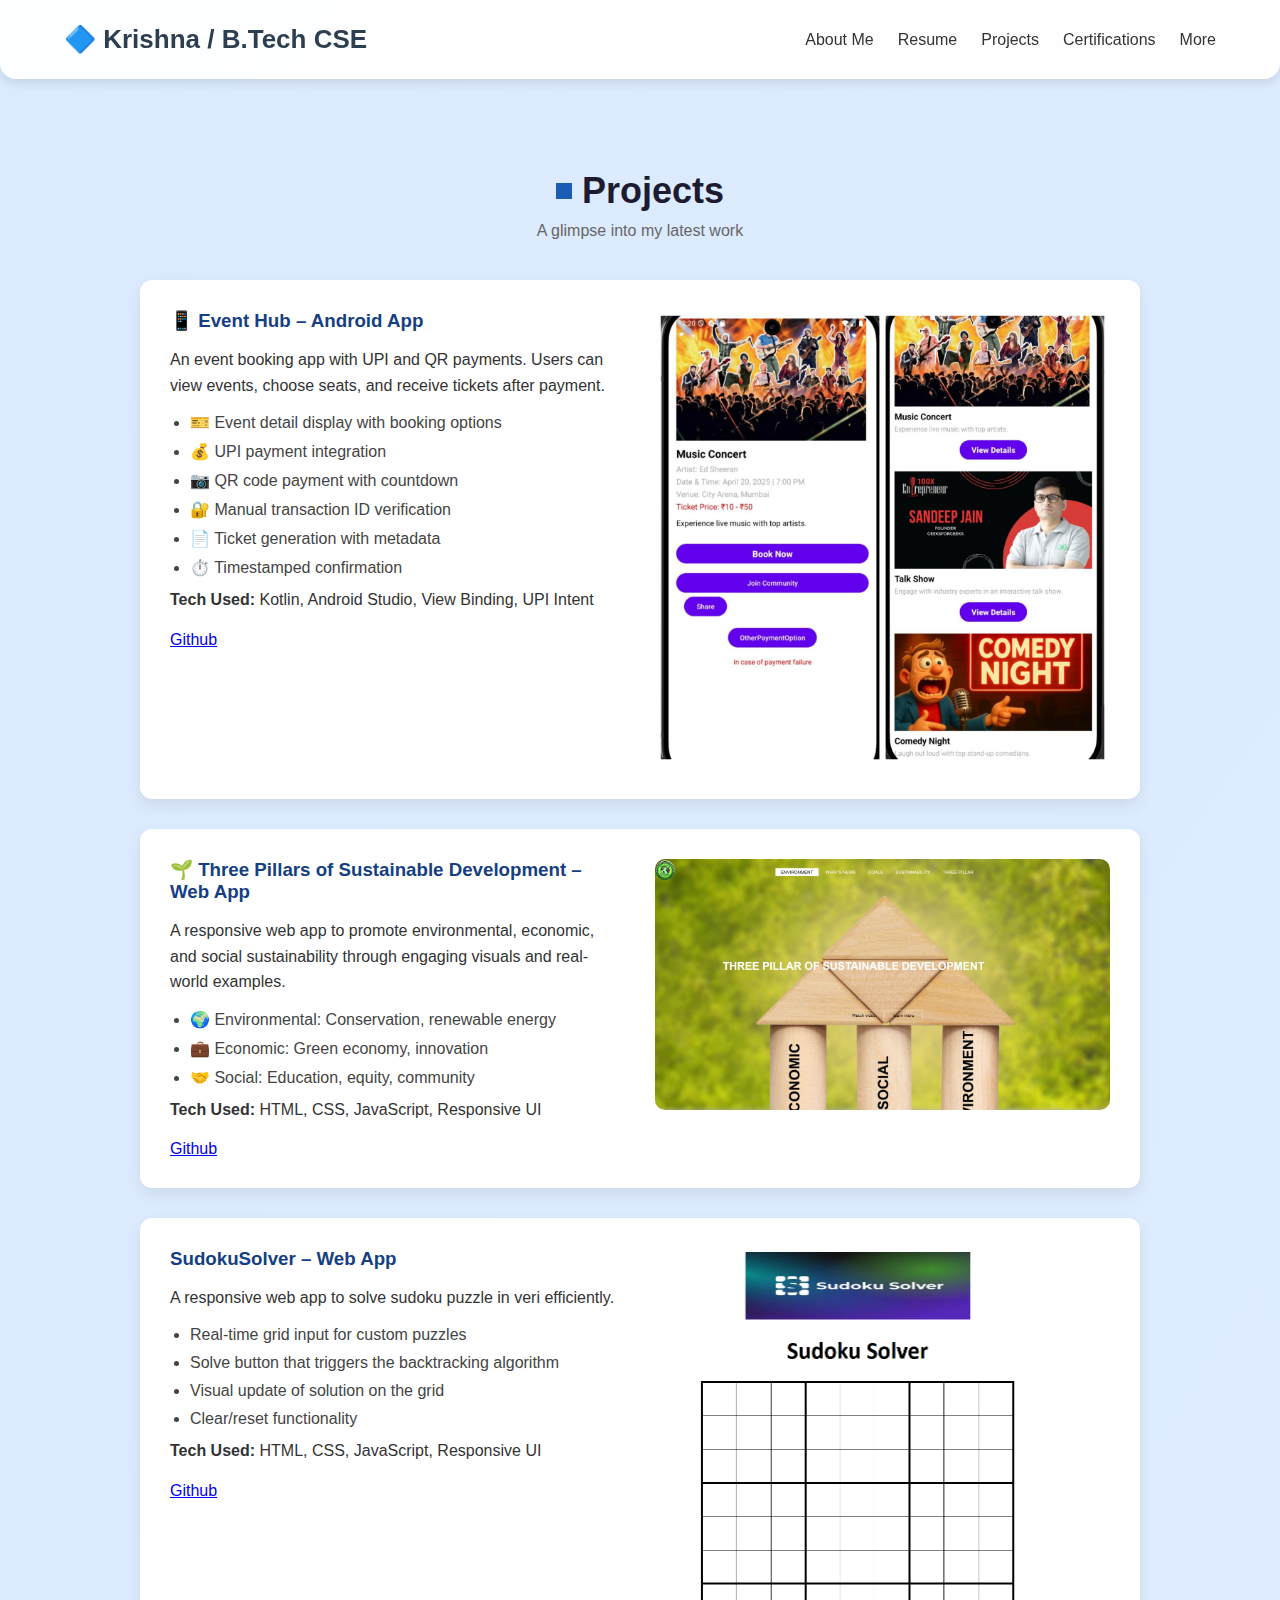
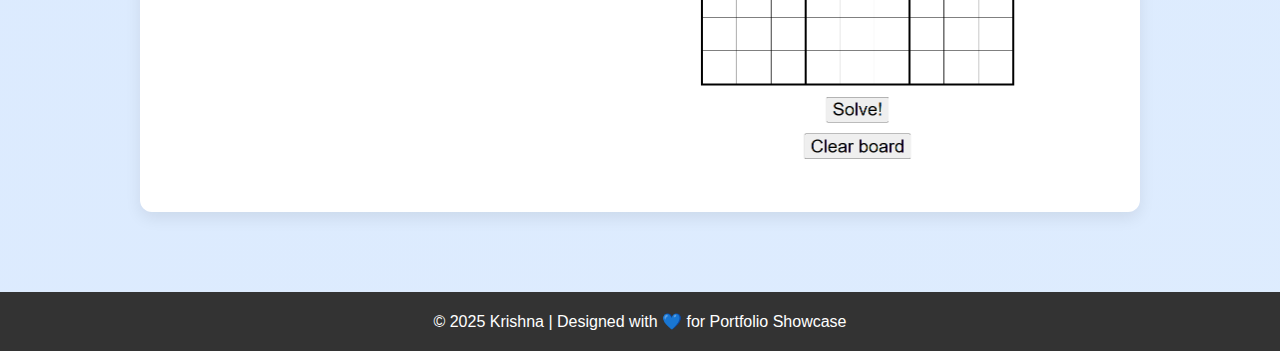
<file: projects.html>
<!DOCTYPE html>
<html lang="en">
  <head>
    <meta charset="UTF-8" />
    <meta name="viewport" content="width=device-width, initial-scale=1.0" />
    <title>Projects - Krishna</title>
    <style>
      * {
        margin: 0;
        padding: 0;
        box-sizing: border-box;
        font-family: "Segoe UI", sans-serif;
      }

      body {
        background: linear-gradient(to bottom right, #dbeafe, #f0f9ff);
        animation: bgAnimation 20s ease infinite;
        background-size: 800% 800%;
        margin-top: 130px;
        color: #1c1b2f;
      }

      @keyframes bgAnimation {
        0% {
          background-position: 0% 50%;
        }
        50% {
          background-position: 100% 50%;
        }
        100% {
          background-position: 0% 50%;
        }
      }

      header {
        position: fixed;
        top: 0;
        left: 0;
        width: 100%;
        z-index: 999;
      }

      .navbar {
        background: rgba(255, 255, 255, 0.95);
        padding: 1.5rem 4rem;
        display: flex;
        justify-content: space-between;
        align-items: center;
        box-shadow: 0 4px 10px rgba(0, 0, 0, 0.1);
        border-radius: 0 0 1rem 1rem;
      }

      .logo {
        font-size: 26px;
        font-weight: bold;
        color: #2c3e50;
        animation: glow 2s infinite alternate;
      }

      @keyframes glow {
        from {
          text-shadow: 0 0 5px #fff;
        }
        to {
          text-shadow: 0 0 20px #4e73df, 0 0 30px #4e73df;
        }
      }

      .nav-links {
        list-style: none;
        display: flex;
        gap: 1.5rem;
      }

      .nav-links a {
        text-decoration: none;
        color: #333;
        font-weight: 500;
        transition: color 0.3s ease;
      }

      .nav-links a:hover {
        color: #1c5db4;
      }

      .section-heading {
        text-align: center;
        padding: 40px 20px 10px;
      }

      .section-heading h1 {
        font-size: 36px;
        font-weight: bold;
        display: inline-flex;
        align-items: center;
        gap: 10px;
      }

      .square-icon {
        width: 16px;
        height: 16px;
        background-color: #1c5db4;
      }

      .section-heading h4 {
        color: #666;
        margin-top: 10px;
        font-weight: 400;
      }

      .card {
        max-width: 1000px;
        margin: 30px auto;
        background: #fff;
        box-shadow: 0 6px 16px rgba(0, 0, 0, 0.08);
        border-radius: 12px;
        display: flex;
        flex-wrap: wrap;
        padding: 30px;
        gap: 30px;
      }

      .card .left,
      .card .right {
        flex: 1;
        min-width: 280px;
      }

      .card h3 {
        color: #153f82;
        margin-bottom: 15px;
      }

      .card p {
        line-height: 1.6;
        color: #333;
      }

      .card ul {
        margin-top: 15px;
        padding-left: 20px;
        color: #444;
      }

      .card li {
        margin-bottom: 10px;
      }

      .card img {
        width: 100%;
        border-radius: 10px;
        object-fit: cover;
      }

      footer {
        background-color: #333;
        color: #fff;
        padding: 20px 0;
        text-align: center;
        margin-top: 5rem;
      }

      @media (max-width: 768px) {
        .navbar {
          flex-direction: column;
          align-items: flex-start;
          padding: 1.5rem 2rem;
        }
        .nav-links {
          flex-direction: column;
          gap: 10px;
          margin-top: 10px;
        }
        .card {
          flex-direction: column;
          padding: 20px;
        }
      }
      .dropdown {
        position: relative;
        display: inline-block;
      }

      .dropdown-content {
        display: none;
        position: absolute;
        background-color: white;
        min-width: 160px;
        box-shadow: 0px 8px 16px rgba(0, 0, 0, 0.2);
        z-index: 1;
        left: -60px;
      }

      .dropdown-content a {
        color: black;
        padding: 12px 16px;
        text-decoration: none;
        display: block;
      }

      .dropdown-content a:hover {
        background-color: #f1f1f1;
      }

      .dropdown:hover .dropdown-content {
        display: block;
      }
    </style>
  </head>
  <body>
    <header>
      <nav class="navbar">
        <div class="logo">🔷 Krishna / B.Tech CSE</div>
        <ul class="nav-links">
          <li><a href="index.html">About Me</a></li>
          <li><a href="resume.html">Resume</a></li>
          <li><a href="projects.html">Projects</a></li>
          <li><a href="Certification.html">Certifications</a></li>
          <li class="dropdown">
            <a href="#">More</a>
            <div class="dropdown-content">
              <a href="skills.html">Skills & Tech</a>
              <a href="experience.html">Experience</a>
              <a href="blog.html">Blog & YouTube</a>
              <a href="contact.html">Contact</a>
            </div>
          </li>
        </ul>
      </nav>
    </header>

    <div class="section-heading">
      <h1><span class="square-icon"></span> Projects</h1>
      <h4>A glimpse into my latest work</h4>
    </div>

    <!-- Project 1: Event Hub -->
    <div class="card">
      <div class="left">
        <h3>📱 Event Hub – Android App</h3>
        <p>
          An event booking app with UPI and QR payments. Users can view events,
          choose seats, and receive tickets after payment.
        </p>
        <ul>
          <li>🎫 Event detail display with booking options</li>
          <li>💰 UPI payment integration</li>
          <li>📷 QR code payment with countdown</li>
          <li>🔐 Manual transaction ID verification</li>
          <li>📄 Ticket generation with metadata</li>
          <li>⏱️ Timestamped confirmation</li>
        </ul>
        
        <p>
          <strong>Tech Used:</strong> Kotlin, Android Studio, View Binding, UPI
          Intent
        </p> <br>
        <a href="https://github.com/Krishna31m/ALLFILE/tree/main/Event%20hub" target="_blank">Github</a>
      </div>
      <div class="right">
        <img src="eventhub.jpg" alt="Event Hub UI" />
      </div>
    </div>

    <!-- Project 2: Sustainable Development Web -->
    <div class="card">
      <div class="left">
        <h3>🌱 Three Pillars of Sustainable Development – Web App</h3>
        <p>
          A responsive web app to promote environmental, economic, and social
          sustainability through engaging visuals and real-world examples.
        </p>
        <ul>
          <li>🌍 Environmental: Conservation, renewable energy</li>
          <li>💼 Economic: Green economy, innovation</li>
          <li>🤝 Social: Education, equity, community</li>
        </ul>
        <p><strong>Tech Used:</strong> HTML, CSS, JavaScript, Responsive UI</p><br>
        <a href="https://github.com/Krishna31m/ALLFILE/tree/main/Sustainableweb" target="_blank">Github</a>
      </div>
      <div class="right">
        <img src="pillar.jpg" alt="Sustainable Project UI" />
      </div>
    </div>

    <!-- Project 2: Sustainable Development Web -->
    <div class="card">
      <div class="left">
        <h3>SudokuSolver – Web App</h3>
        <p>
          A responsive web app to solve sudoku puzzle in veri efficiently.
        </p>
        <ul>
          <li>Real-time grid input for custom puzzles</li>
          <li>Solve button that triggers the backtracking algorithm</li>
          <li>Visual update of solution on the grid</li>
          <li>Clear/reset functionality</li>
        </ul>
        <p><strong>Tech Used:</strong> HTML, CSS, JavaScript, Responsive UI</p><br>
        <a href="https://github.com/Krishna31m/SudokuSolver" target="_blank">Github </a>
      </div>
      <div class="right">
        <img src="sudoku.png" alt="SudokuSolver"/>
      </div>
    </div>

    <footer>
      <p>© 2025 Krishna | Designed with 💙 for Portfolio Showcase</p>
    </footer>
  </body>
</html>
</file>
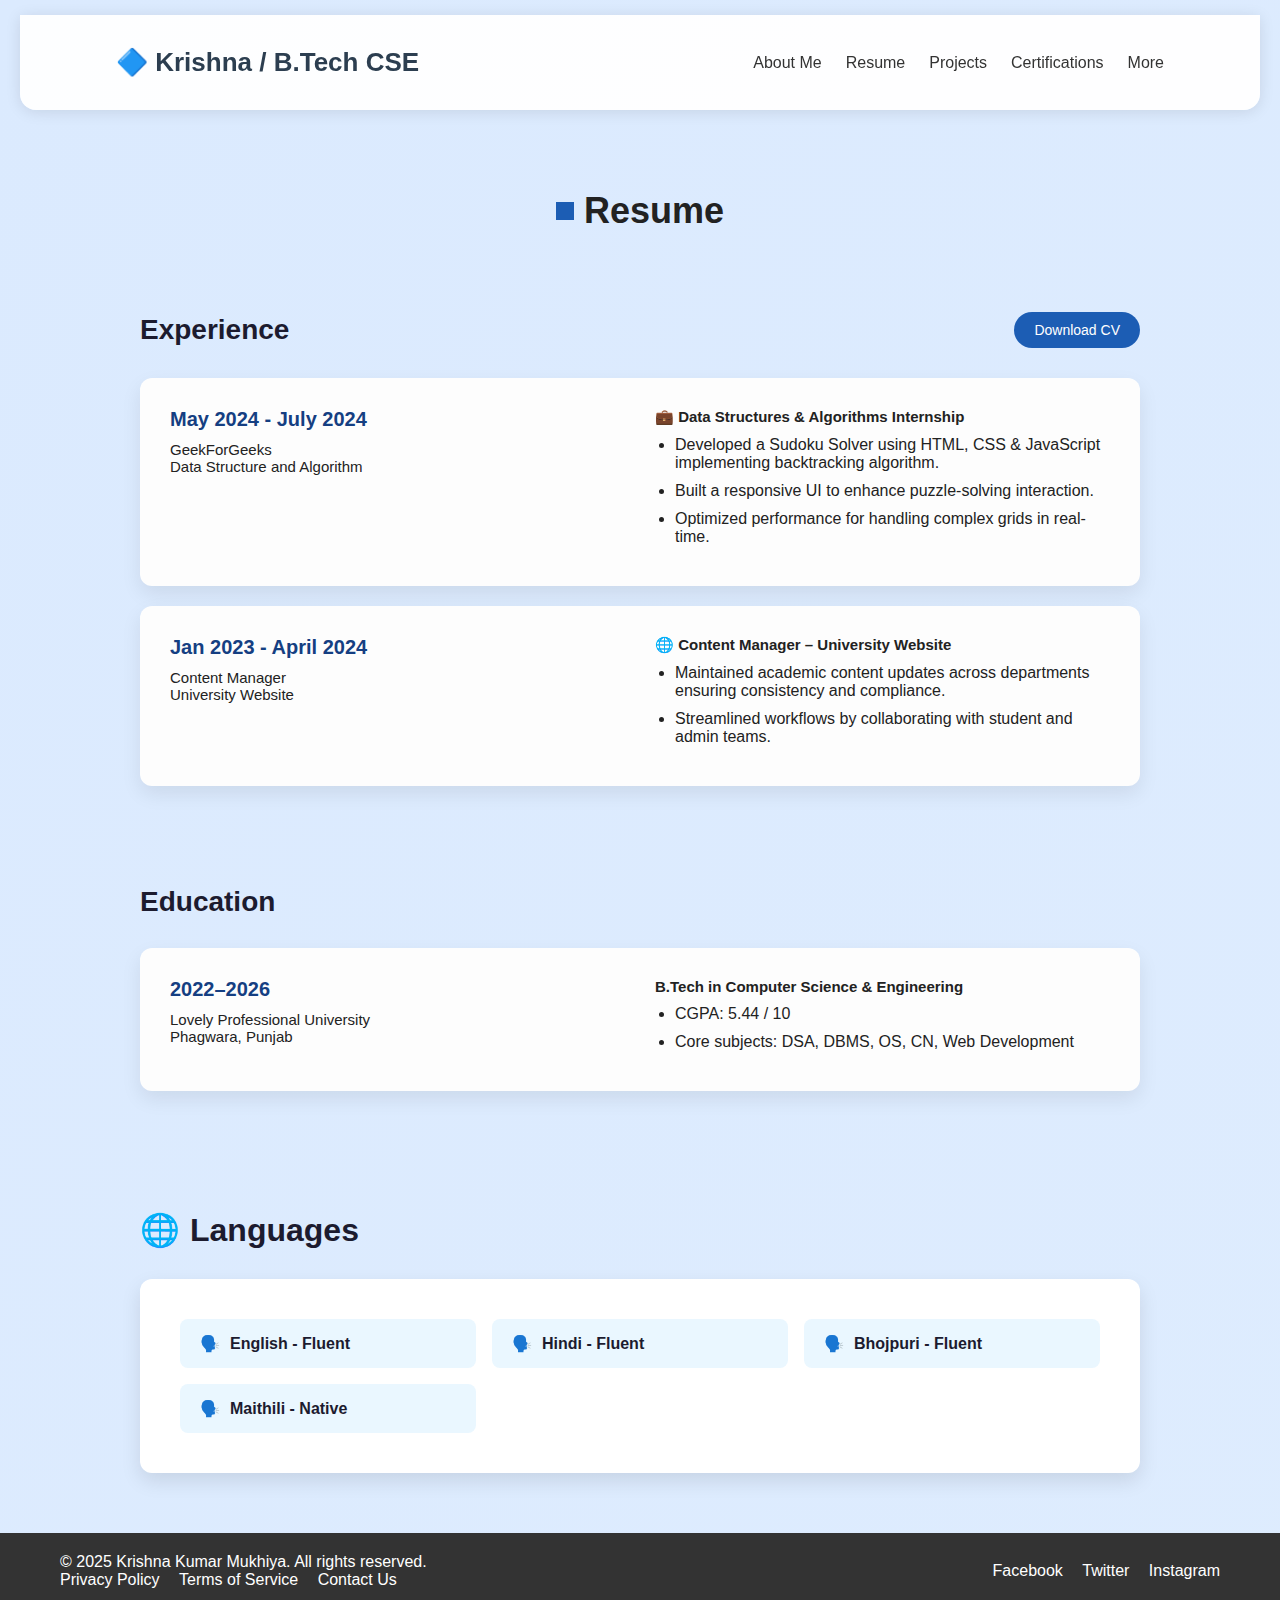
<file: resume.html>
<!DOCTYPE html>
<html lang="en">
  <head>
    <meta charset="UTF-8" />
    <meta name="viewport" content="width=device-width, initial-scale=1.0" />
    <title>Krishna | Portfolio</title>
    <link
      rel="stylesheet"
      href="https://cdnjs.cloudflare.com/ajax/libs/font-awesome/5.15.4/css/all.min.css"
    />
    <style>
      * {
        margin: 0;
        padding: 0;
        box-sizing: border-box;
        font-family: "Segoe UI", sans-serif;
      }
      header {
        position: fixed;
        top: 0;
        left: 0;
        width: 100%;
        color: white;
        padding: 15px 20px;
        text-align: center;
        z-index: 1000;
      }
      body {
        background: linear-gradient(to bottom right, #dbeafe, #f0f9ff);
        background-size: 800% 800%;
        animation: bgAnimation 20s ease infinite;
        color: #222;
        margin-top: 150px;
      }

      .navbar {
        background: rgba(255, 255, 255, 0.95);
        padding: 2rem 6rem;
        display: flex;
        justify-content: space-between;
        align-items: center;
        box-shadow: 0 2px 15px rgba(0, 0, 0, 0.1);
        border-radius: 0 0 1rem 1rem;
      }

      .navbar .logo {
        font-weight: bold;
        font-size: 26px;
        color: #2c3e50;
        animation: glow 2s infinite alternate;
      }

      @keyframes glow {
        from {
          text-shadow: 0 0 5px #fff;
        }
        to {
          text-shadow: 0 0 20px #4e73df, 0 0 30px #4e73df;
        }
      }

      .nav-links {
        list-style: none;
        display: flex;
        gap: 1.5rem;
      }

      .nav-links a {
        text-decoration: none;
        color: #333;
        font-weight: 500;
      }

      .section-heading {
        padding: 40px 20px;
        animation: bgAnimation 20s ease infinite;
        background-size: 800% 800%;
        color: #222;
        text-align: center;
      }

      .section-heading h1 {
        font-size: 36px;
        font-weight: bold;
        display: inline-flex;
        align-items: center;
        gap: 10px;
      }

      .square-icon {
        width: 18px;
        height: 18px;
        background-color: #1c5db4;
      }

      section {
        padding: 40px 20px;
      }

      .experience-section,
      .education-section {
        animation: bAnimation 20s ease infinite;
        background-size: 800% 800%;
        color: #222;
      }

      .section-title {
        max-width: 1000px;
        margin: 0 auto 30px;
        display: flex;
        justify-content: space-between;
        align-items: center;
      }

      .section-title h2 {
        font-size: 28px;
        color: #1c1b2f;
      }

      .download-btn {
        background-color: #1c5db4;
        color: white;
        padding: 10px 20px;
        border-radius: 25px;
        text-decoration: none;
        font-size: 14px;
        transition: background 0.3s ease;
      }

      .download-btn:hover {
        background-color: #153f82;
      }

      .card {
        max-width: 1000px;
        background: #fdfdfd;
        margin: 20px auto;
        padding: 30px;
        box-shadow: 0 8px 20px rgba(0, 0, 0, 0.08);
        border-radius: 12px;
        display: flex;
        flex-wrap: wrap;
        gap: 30px;
      }

      .card .left,
      .card .right {
        flex: 1;
        min-width: 280px;
      }

      .card .left h3 {
        font-size: 20px;
        color: #153f82;
        margin-bottom: 10px;
      }

      .card .left p,
      .card .right p {
        font-size: 15px;
      }

      .card ul {
        padding-left: 20px;
        margin-top: 10px;
      }

      .card li {
        margin-bottom: 10px;
      }

      @media (max-width: 768px) {
        .navbar {
          flex-direction: column;
          align-items: flex-start;
        }
        .nav-links {
          flex-direction: column;
          gap: 10px;
          margin-top: 10px;
        }

        .section-title {
          flex-direction: column;
          gap: 15px;
          align-items: flex-start;
        }

        .card {
          flex-direction: column;
        }
      }
      .dropdown {
        position: relative;
        display: inline-block;
      }

      .dropdown-content {
        display: none;
        position: absolute;
        background-color: white;
        min-width: 160px;
        box-shadow: 0px 8px 16px rgba(0, 0, 0, 0.2);
        z-index: 1;
        left: -60px;
      }

      .dropdown-content a {
        color: black;
        padding: 12px 16px;
        text-decoration: none;
        display: block;
      }

      .dropdown-content a:hover {
        background-color: #f1f1f1;
      }

      .dropdown:hover .dropdown-content {
        display: block;
      }
    </style>
  </head>

  <body>
    <header>
      <nav class="navbar">
        <div class="logo">🔷 Krishna / B.Tech CSE</div>
        <ul class="nav-links">
          <li><a href="/index.html">About Me</a></li>
          <li><a href="resume.html">Resume</a></li>
          <li><a href="projects.html">Projects</a></li>
          <li><a href="Certification.html">Certifications</a></li>
          <li class="dropdown">
            <a href="#">More</a>
            <div class="dropdown-content">
              <a href="skills.html">SKILLS | TECHNOLOGY</a>
              <a href="experience.html">EXPERIENCE</a>
              <a href="blog.html">BLOG AND YOUTUBE CHANNEL</a>
              <a href="contact.html">CONTACT</a>
            </div>
          </li>
        </ul>
      </nav>
    </header>

    <div class="section-heading">
      <h1><span class="square-icon"></span> Resume</h1>
    </div>

    <!-- Experience Section -->
    <section class="experience-section">
      <div class="section-title">
        <h2>Experience</h2>
        <a
          href="https://drive.google.com/file/d/1X0KW5nT2q_58XH9WORxHQOQl8zx9UbO5/view"
          class="download-btn"
          download
          >Download CV</a
        >
      </div>

      <div class="card">
        <div class="left">
          <h3>May 2024 - July 2024</h3>
          <p>GeekForGeeks<br />Data Structure and Algorithm</p>
        </div>
        <div class="right">
          <p><strong>💼 Data Structures & Algorithms Internship</strong></p>
          <ul>
            <li>
              Developed a Sudoku Solver using HTML, CSS & JavaScript
              implementing backtracking algorithm.
            </li>
            <li>
              Built a responsive UI to enhance puzzle-solving interaction.
            </li>
            <li>
              Optimized performance for handling complex grids in real-time.
            </li>
          </ul>
        </div>
      </div>

      <div class="card">
        <div class="left">
          <h3>Jan 2023 - April 2024</h3>
          <p>Content Manager<br />University Website</p>
        </div>
        <div class="right">
          <p><strong>🌐 Content Manager – University Website</strong></p>
          <ul>
            <li>
              Maintained academic content updates across departments ensuring
              consistency and compliance.
            </li>
            <li>
              Streamlined workflows by collaborating with student and admin
              teams.
            </li>
          </ul>
        </div>
      </div>
    </section>

    <!-- Education Section -->
    <section class="education-section">
      <div class="section-title">
        <h2>Education</h2>
      </div>

      <div class="card">
        <div class="left">
          <h3>2022–2026</h3>
          <p>Lovely Professional University<br />Phagwara, Punjab</p>
        </div>
        <div class="right">
          <p><strong>B.Tech in Computer Science & Engineering</strong></p>
          <ul>
            <li>CGPA: 5.44 / 10</li>
            <li>Core subjects: DSA, DBMS, OS, CN, Web Development</li>
          </ul>
        </div>
      </div>
    </section>

    <!-- ***************** Language Section ******************* -->
    <style>
      .language-section {
        padding: 60px 20px;
        background-size: 800% 800%;
        animation: bgAnimation 20s ease infinite;
        font-family: "Arial", sans-serif;
        color: #222;
      }

      .language-header {
        max-width: 1000px;
        margin: 0 auto 30px auto;
        display: flex;
        align-items: center;
      }

      .language-header h2 {
        font-size: 32px;
        color: #1c1b2f;
        margin: 0;
        display: flex;
        align-items: center;
      }

      .language-header h2::before {
        content: "🌐";
        margin-right: 10px;
      }

      .language-list {
        max-width: 1000px;
        margin: 0 auto;
        background: white;
        padding: 40px;
        box-shadow: 0 8px 20px rgba(0, 0, 0, 0.1);
        border-radius: 12px;
      }

      .language-list ul {
        list-style-type: none;
        padding: 0;
        margin: 0;
        display: grid;
        grid-template-columns: repeat(auto-fit, minmax(220px, 1fr));
        gap: 16px;
      }

      .language-list li {
        background-color: #eaf7ff;
        padding: 15px 20px;
        border-radius: 8px;
        color: #1c1b2f;
        font-weight: bold;
        display: flex;
        align-items: center;
        font-size: 16px;
      }

      .language-list li::before {
        content: "🗣️";
        margin-right: 10px;
      }
    </style>

    <section class="language-section">
      <div class="language-header">
        <h2>Languages</h2>
      </div>
      <div class="language-list">
        <ul>
          <li>English - Fluent</li>
          <li>Hindi - Fluent</li>
          <li>Bhojpuri - Fluent</li>
          <li>Maithili - Native</li>
        </ul>
      </div>
    </section>
  </body>
  <style>
    footer {
      background-color: #333;
      color: #fff;
      padding: 20px 0;
      font-family: Arial, sans-serif;
    }

    .footer-container {
      display: flex;
      justify-content: space-between;
      align-items: center;
      max-width: 1200px;
      margin: 0 auto;
      padding: 0 20px;
    }

    .footer-content p {
      margin: 0;
    }

    .footer-content ul {
      list-style: none;
      padding: 0;
    }

    .footer-content ul li {
      display: inline;
      margin-right: 15px;
    }

    .footer-content ul li a {
      color: #fff;
      text-decoration: none;
    }

    .footer-content ul li a:hover {
      text-decoration: underline;
    }

    .social-media {
      text-align: right;
    }

    .social-icon {
      margin-left: 15px;
      color: #fff;
      text-decoration: none;
    }

    .social-icon:hover {
      text-decoration: underline;
    }
  </style>
  <footer>
    <div class="footer-container">
      <div class="footer-content">
        <p>&copy; 2025 Krishna Kumar Mukhiya. All rights reserved.</p>
        <ul>
          <li><a href="#">Privacy Policy</a></li>
          <li><a href="#">Terms of Service</a></li>
          <li><a href="#">Contact Us</a></li>
        </ul>
      </div>
      <div class="social-media">
        <a
          href="facebook.com/krishna.mukhiya.1675?mibextid=ZbWKwL"
          class="social-icon"
          >Facebook</a
        >
        <a
          href="twitter.com/Krishna27448319?t=OByvX2_eNf99TzY4g_04pQ&s=09"
          class="social-icon"
          >Twitter</a
        >
        <a href="https://instagram.com/me_ikrishna" class="social-icon"
          >Instagram</a
        >
      </div>
    </div>
  </footer>
</html>
</file>
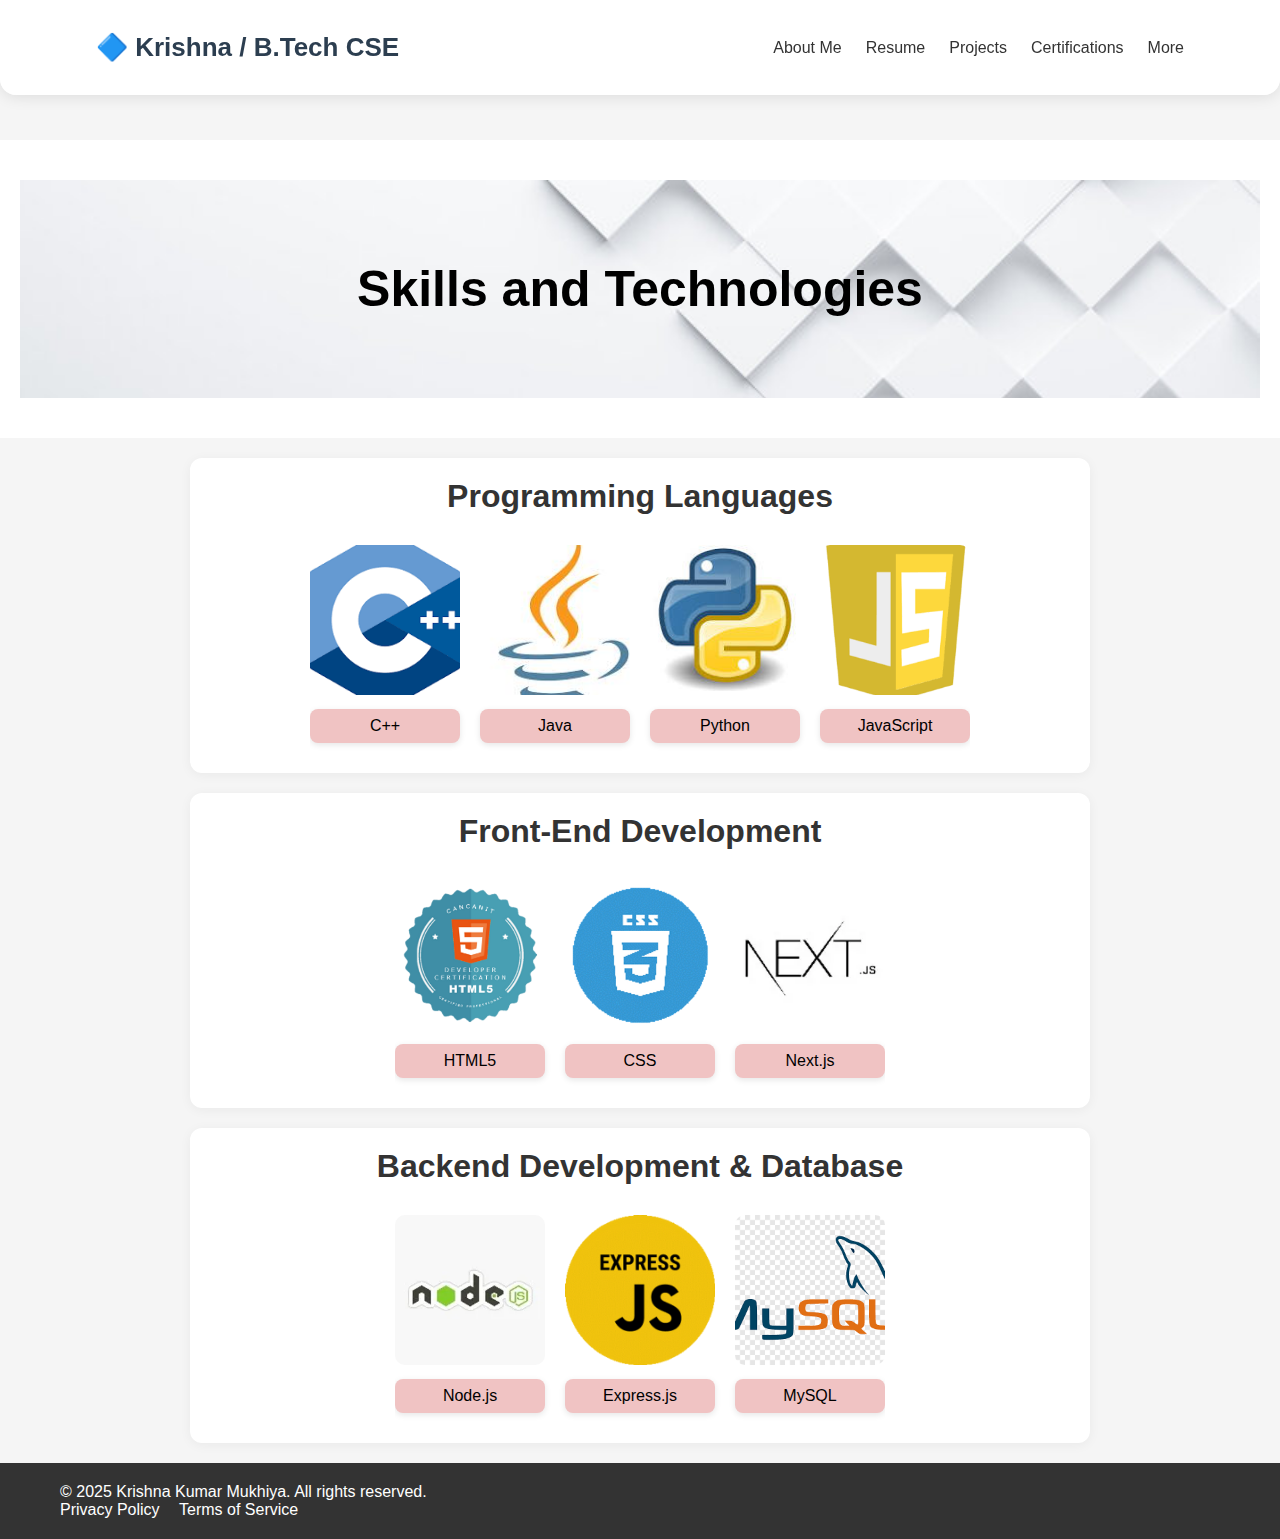
<file: skills.html>
<!DOCTYPE html>
<html lang="en">
  <head>
    <meta charset="UTF-8" />
    <meta name="viewport" content="width=device-width, initial-scale=1.0" />
    <title>Skills & Technologies - Krishna</title>
    <style>
      * {
        margin: 0;
        padding: 0;
        box-sizing: border-box;
        font-family: "Segoe UI", sans-serif;
      }

      header {
        position: fixed;
        top: 0;
        width: 100%;
        z-index: 1000;
      }

      body {
        padding-top: 140px;
        height: 100vh;
        overflow-y: auto;
        background-color: #f5f5f5;
      }

      .navbar {
        background: rgba(255, 255, 255, 0.95);
        padding: 2rem 6rem;
        display: flex;
        justify-content: space-between;
        align-items: center;
        box-shadow: 0 2px 15px rgba(0, 0, 0, 0.1);
        border-radius: 0 0 1rem 1rem;
      }

      .navbar .logo {
        font-weight: bold;
        font-size: 26px;
        color: #2c3e50;
        animation: glow 2s infinite alternate;
      }

      @keyframes glow {
        from {
          text-shadow: 0 0 5px #fff;
        }
        to {
          text-shadow: 0 0 20px #4e73df, 0 0 30px #4e73df;
        }
      }

      .nav-links {
        list-style: none;
        display: flex;
        gap: 1.5rem;
      }

      .nav-links a {
        text-decoration: none;
        color: #333;
        font-weight: 500;
      }

      .dropdown {
        position: relative;
        display: inline-block;
      }

      .dropdown-content {
        display: none;
        position: absolute;
        background-color: white;
        min-width: 160px;
        box-shadow: 0px 8px 16px rgba(0, 0, 0, 0.2);
        z-index: 1;
        left: -60px;
      }

      .dropdown-content a {
        color: black;
        padding: 12px 16px;
        text-decoration: none;
        display: block;
      }

      .dropdown-content a:hover {
        background-color: #f1f1f1;
      }

      .dropdown:hover .dropdown-content {
        display: block;
      }

      .skill-section {
        background-color: white;
        text-align: center;
        padding: 40px 20px;
      }

      .skill-section .cert-head {
        background-image: url("/HTML/cert_h1_bg.png");
        background-size: cover;
        background-repeat: no-repeat;
      }

      .skill-section .cert-head h1 {
        font-size: 50px;
        font-weight: bold;
        padding: 5rem;
        display: inline-flex;
        align-items: center;
      }

      .skill {
        margin: 20px auto;
        max-width: 900px;
        background-color: white;
        border-radius: 12px;
        padding: 20px;
        box-shadow: 0 2px 12px rgba(0, 0, 0, 0.05);
      }

      .skill-head h1 {
        text-align: center;
        margin-bottom: 20px;
        color: #333;
      }

      .image {
        display: flex;
        justify-content: center;
      }

      .image ul {
        display: flex;
        overflow-x: auto;
        list-style: none;
        padding: 10px 0;
        gap: 20px;
      }

      .image ul li {
        text-align: center;
      }

      .image ul li img {
        width: 150px;
        height: 150px;
        object-fit: cover;
        border-radius: 10px;
      }

      .image ul li p {
        margin-top: 10px;
        background-color: #f0c3c3;
        padding: 8px 12px;
        border-radius: 8px;
        font-size: 16px;
        font-weight: 500;
        box-shadow: 0 2px 6px rgba(0, 0, 0, 0.1);
      }

      .image ul::-webkit-scrollbar {
        height: 8px;
      }

      .image ul::-webkit-scrollbar-thumb {
        background: #888;
        border-radius: 4px;
      }

      footer {
        background-color: #333;
        color: #fff;
        padding: 20px 0;
        font-family: Arial, sans-serif;
      }

      .footer-container {
        display: flex;
        justify-content: space-between;
        align-items: center;
        max-width: 1200px;
        margin: 0 auto;
        padding: 0 20px;
      }

      .footer-content p,
      .footer-content ul {
        margin: 0;
      }

      .footer-content ul {
        list-style: none;
        padding: 0;
      }

      .footer-content ul li {
        display: inline;
        margin-right: 15px;
      }

      .footer-content ul li a {
        color: #fff;
        text-decoration: none;
      }

      .footer-content ul li a:hover {
        text-decoration: underline;
      }
    </style>
  </head>

  <body>
    <header>
      <nav class="navbar">
        <div class="logo">🔷 Krishna / B.Tech CSE</div>
        <ul class="nav-links">
          <li><a href="/index.html">About Me</a></li>
          <li><a href="resume.html">Resume</a></li>
          <li><a href="projects.html">Projects</a></li>
          <li><a href="Certification.html">Certifications</a></li>
          <li class="dropdown">
            <a href="#">More</a>
            <div class="dropdown-content">
              <a href="skills.html">SKILLS | TECHNOLOGY</a>
              <a href="experience.html">EXPERIENCE</a>
              <a href="blog.html">BLOG AND YOUTUBE CHANNEL</a>
              <a href="contact.html">CONTACT</a>
            </div>
          </li>
        </ul>
      </nav>
    </header>
    <section class="skill-section">
      <div class="cert-head">
        <h1>Skills and Technologies</h1>
      </div>
    </section>

    <section class="skill">
      <div class="skill-head">
        <h1>Programming Languages</h1>
      </div>
      <div class="image">
        <ul>
          <li>
            <img src="c++.png" alt="C++" />
            <p>C++</p>
          </li>
          <li>
            <img src="java.png" alt="Java" />
            <p>Java</p>
          </li>
          <li>
            <img src="python.png" alt="Python" />
            <p>Python</p>
          </li>
          <li>
            <img src="js.png" alt="JavaScript" />
            <p>JavaScript</p>
          </li>
        </ul>
      </div>
    </section>

    <section class="skill">
      <div class="skill-head">
        <h1>Front-End Development</h1>
      </div>
      <div class="image">
        <ul>
          <li>
            <img src="html5.png" alt="HTML5" />
            <p>HTML5</p>
          </li>
          <li>
            <img src="css.png" alt="CSS" />
            <p>CSS</p>
          </li>
          <li>
            <img src="nextjs.png" alt="Next.js" />
            <p>Next.js</p>
          </li>
        </ul>
      </div>
    </section>

    <section class="skill">
      <div class="skill-head">
        <h1>Backend Development &amp; Database</h1>
      </div>
      <div class="image">
        <ul>
          <li>
            <img src="nodejs.png" alt="Node.js" />
            <p>Node.js</p>
          </li>
          <li>
            <img src="ExpressJs.png" alt="Express.js" />
            <p>Express.js</p>
          </li>
          <li>
            <img src="mysql.png" alt="MySQL" />
            <p>MySQL</p>
          </li>
        </ul>
      </div>
    </section>

    <footer>
      <div class="footer-container">
        <div class="footer-content">
          <p>&copy; 2025 Krishna Kumar Mukhiya. All rights reserved.</p>
          <ul>
            <li><a href="#">Privacy Policy</a></li>
            <li><a href="#">Terms of Service</a></li>
          </ul>
        </div>
      </div>
    </footer>
  </body>
</html>
</file>
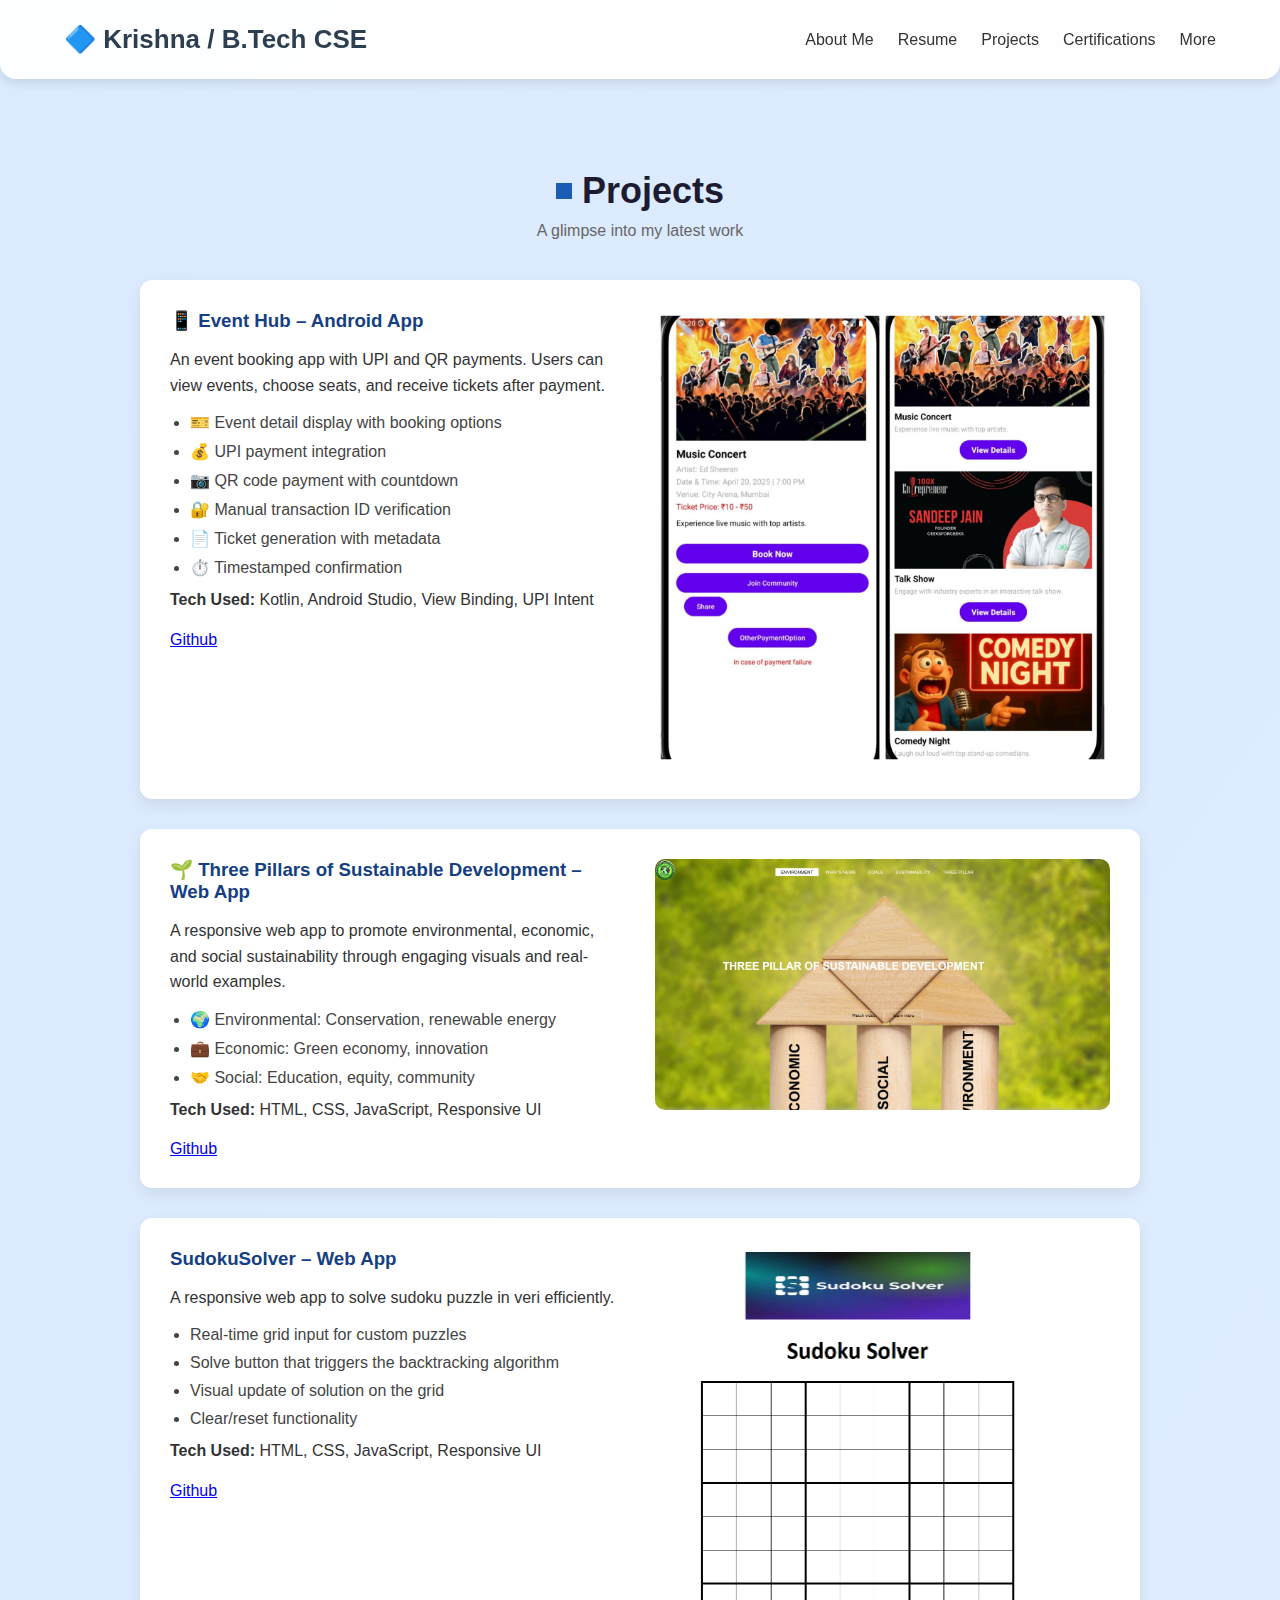
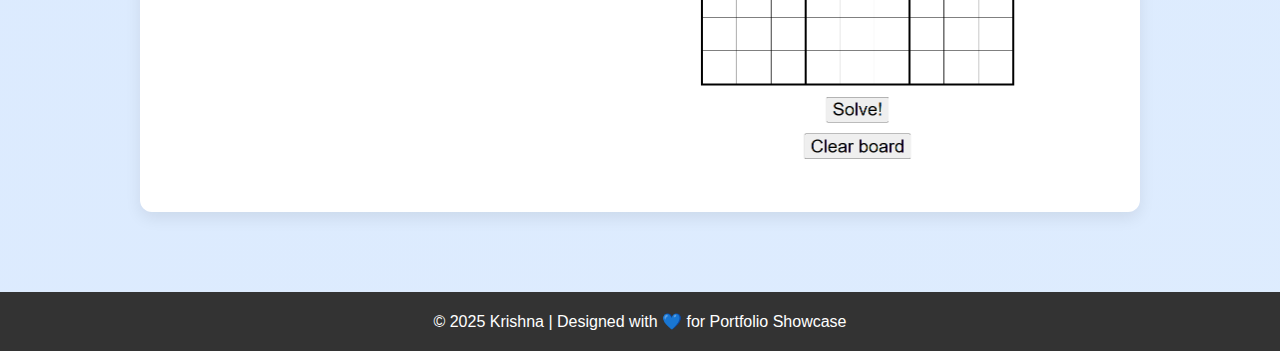
<file: HTML/projects.html>
<!DOCTYPE html>
<html lang="en">
  <head>
    <meta charset="UTF-8" />
    <meta name="viewport" content="width=device-width, initial-scale=1.0" />
    <title>Projects - Krishna</title>
    <style>
      * {
        margin: 0;
        padding: 0;
        box-sizing: border-box;
        font-family: "Segoe UI", sans-serif;
      }

      body {
        background: linear-gradient(to bottom right, #dbeafe, #f0f9ff);
        animation: bgAnimation 20s ease infinite;
        background-size: 800% 800%;
        margin-top: 130px;
        color: #1c1b2f;
      }

      @keyframes bgAnimation {
        0% {
          background-position: 0% 50%;
        }
        50% {
          background-position: 100% 50%;
        }
        100% {
          background-position: 0% 50%;
        }
      }

      header {
        position: fixed;
        top: 0;
        left: 0;
        width: 100%;
        z-index: 999;
      }

      .navbar {
        background: rgba(255, 255, 255, 0.95);
        padding: 1.5rem 4rem;
        display: flex;
        justify-content: space-between;
        align-items: center;
        box-shadow: 0 4px 10px rgba(0, 0, 0, 0.1);
        border-radius: 0 0 1rem 1rem;
      }

      .logo {
        font-size: 26px;
        font-weight: bold;
        color: #2c3e50;
        animation: glow 2s infinite alternate;
      }

      @keyframes glow {
        from {
          text-shadow: 0 0 5px #fff;
        }
        to {
          text-shadow: 0 0 20px #4e73df, 0 0 30px #4e73df;
        }
      }

      .nav-links {
        list-style: none;
        display: flex;
        gap: 1.5rem;
      }

      .nav-links a {
        text-decoration: none;
        color: #333;
        font-weight: 500;
        transition: color 0.3s ease;
      }

      .nav-links a:hover {
        color: #1c5db4;
      }

      .section-heading {
        text-align: center;
        padding: 40px 20px 10px;
      }

      .section-heading h1 {
        font-size: 36px;
        font-weight: bold;
        display: inline-flex;
        align-items: center;
        gap: 10px;
      }

      .square-icon {
        width: 16px;
        height: 16px;
        background-color: #1c5db4;
      }

      .section-heading h4 {
        color: #666;
        margin-top: 10px;
        font-weight: 400;
      }

      .card {
        max-width: 1000px;
        margin: 30px auto;
        background: #fff;
        box-shadow: 0 6px 16px rgba(0, 0, 0, 0.08);
        border-radius: 12px;
        display: flex;
        flex-wrap: wrap;
        padding: 30px;
        gap: 30px;
      }

      .card .left,
      .card .right {
        flex: 1;
        min-width: 280px;
      }

      .card h3 {
        color: #153f82;
        margin-bottom: 15px;
      }

      .card p {
        line-height: 1.6;
        color: #333;
      }

      .card ul {
        margin-top: 15px;
        padding-left: 20px;
        color: #444;
      }

      .card li {
        margin-bottom: 10px;
      }

      .card img {
        width: 100%;
        border-radius: 10px;
        object-fit: cover;
      }

      footer {
        background-color: #333;
        color: #fff;
        padding: 20px 0;
        text-align: center;
        margin-top: 5rem;
      }

      @media (max-width: 768px) {
        .navbar {
          flex-direction: column;
          align-items: flex-start;
          padding: 1.5rem 2rem;
        }
        .nav-links {
          flex-direction: column;
          gap: 10px;
          margin-top: 10px;
        }
        .card {
          flex-direction: column;
          padding: 20px;
        }
      }
      .dropdown {
        position: relative;
        display: inline-block;
      }

      .dropdown-content {
        display: none;
        position: absolute;
        background-color: white;
        min-width: 160px;
        box-shadow: 0px 8px 16px rgba(0, 0, 0, 0.2);
        z-index: 1;
        left: -60px;
      }

      .dropdown-content a {
        color: black;
        padding: 12px 16px;
        text-decoration: none;
        display: block;
      }

      .dropdown-content a:hover {
        background-color: #f1f1f1;
      }

      .dropdown:hover .dropdown-content {
        display: block;
      }
    </style>
  </head>
  <body>
    <header>
      <nav class="navbar">
        <div class="logo">🔷 Krishna / B.Tech CSE</div>
        <ul class="nav-links">
          <li><a href="/index.html">About Me</a></li>
          <li><a href="resume.html">Resume</a></li>
          <li><a href="projects.html">Projects</a></li>
          <li><a href="Certification.html">Certifications</a></li>
          <li class="dropdown">
            <a href="#">More</a>
            <div class="dropdown-content">
              <a href="skills.html">Skills & Tech</a>
              <a href="experience.html">Experience</a>
              <a href="blog.html">Blog & YouTube</a>
              <a href="contact.html">Contact</a>
            </div>
          </li>
        </ul>
      </nav>
    </header>

    <div class="section-heading">
      <h1><span class="square-icon"></span> Projects</h1>
      <h4>A glimpse into my latest work</h4>
    </div>

    <!-- Project 1: Event Hub -->
    <div class="card">
      <div class="left">
        <h3>📱 Event Hub – Android App</h3>
        <p>
          An event booking app with UPI and QR payments. Users can view events,
          choose seats, and receive tickets after payment.
        </p>
        <ul>
          <li>🎫 Event detail display with booking options</li>
          <li>💰 UPI payment integration</li>
          <li>📷 QR code payment with countdown</li>
          <li>🔐 Manual transaction ID verification</li>
          <li>📄 Ticket generation with metadata</li>
          <li>⏱️ Timestamped confirmation</li>
        </ul>
        
        <p>
          <strong>Tech Used:</strong> Kotlin, Android Studio, View Binding, UPI
          Intent
        </p> <br>
        <a href="https://github.com/Krishna31m/ALLFILE/tree/main/Event%20hub" target="_blank">Github</a>
      </div>
      <div class="right">
        <img src="eventhub.jpg" alt="Event Hub UI" />
      </div>
    </div>

    <!-- Project 2: Sustainable Development Web -->
    <div class="card">
      <div class="left">
        <h3>🌱 Three Pillars of Sustainable Development – Web App</h3>
        <p>
          A responsive web app to promote environmental, economic, and social
          sustainability through engaging visuals and real-world examples.
        </p>
        <ul>
          <li>🌍 Environmental: Conservation, renewable energy</li>
          <li>💼 Economic: Green economy, innovation</li>
          <li>🤝 Social: Education, equity, community</li>
        </ul>
        <p><strong>Tech Used:</strong> HTML, CSS, JavaScript, Responsive UI</p><br>
        <a href="https://github.com/Krishna31m/ALLFILE/tree/main/Sustainableweb" target="_blank">Github</a>
      </div>
      <div class="right">
        <img src="pillar.jpg" alt="Sustainable Project UI" />
      </div>
    </div>

    <!-- Project 2: Sustainable Development Web -->
    <div class="card">
      <div class="left">
        <h3>SudokuSolver – Web App</h3>
        <p>
          A responsive web app to solve sudoku puzzle in veri efficiently.
        </p>
        <ul>
          <li>Real-time grid input for custom puzzles</li>
          <li>Solve button that triggers the backtracking algorithm</li>
          <li>Visual update of solution on the grid</li>
          <li>Clear/reset functionality</li>
        </ul>
        <p><strong>Tech Used:</strong> HTML, CSS, JavaScript, Responsive UI</p><br>
        <a href="https://github.com/Krishna31m/SudokuSolver" target="_blank">Github </a>
      </div>
      <div class="right">
        <img src="sudoku.png" alt="SudokuSolver"/>
      </div>
    </div>

    <footer>
      <p>© 2025 Krishna | Designed with 💙 for Portfolio Showcase</p>
    </footer>
  </body>
</html>
</file>
